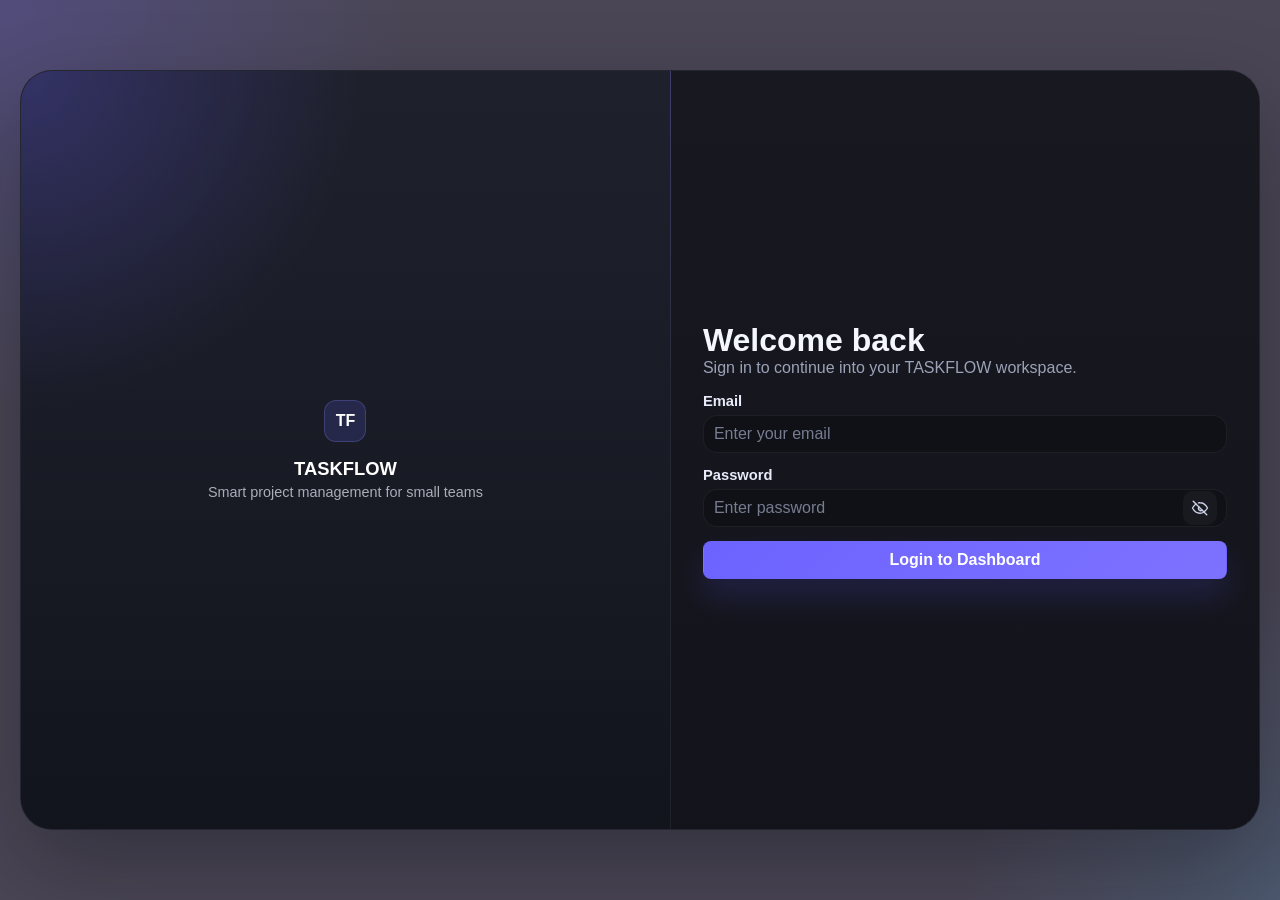
<file: index.html>
<!DOCTYPE html>
<html lang="en">
  <head>
    <meta charset="UTF-8" />
    <meta name="viewport" content="width=device-width, initial-scale=1.0" />
    <title>TASKFLOW</title>
  </head>
  <body>
    <script src="assets/js/core/utils.js?v=20260515f"></script>
    <script src="assets/js/core/events.js?v=20260515f"></script>
    <script src="assets/js/core/storage.js?v=20260515f"></script>
    <script>
      (function () {
        try {
          var response = TaskFlow.storage.requestSync("auth/session.php", "GET");
          if (response && response.success && response.user) {
            window.location.replace("dashboard.html");
            return;
          }
        } catch (error) {
          // Fall through to login page.
        }
        window.location.replace("login.html");
      })();
    </script>
  </body>
</html>
</file>
<file: assets/css/app.css>
:root {
  --bg: #f1f5f9;
  --surface: #ffffff;
  --surface-muted: #eef2ff;
  --border: #e2e8f0;
  --text: #1e293b;
  --muted: #64748b;
  --primary: #6366f1;
  --primary-dark: #4f46e5;
  --sidebar-bg: #0f172a;
  --sidebar-muted: rgba(226, 232, 240, 0.72);
  --teal: #14b8a6;
  --green: #10b981;
  --red: #ef4444;
  --warning: #f59e0b;
  --shadow: 0 10px 24px rgba(15, 23, 42, 0.03);
  --radius: 8px;
  --radius-lg: 18px;
  --sidebar-width: 272px;
  --topbar-height: 84px;
}

* {
  box-sizing: border-box;
}

html,
body {
  margin: 0;
  min-height: 100%;
  width: 100%;
  font-family: "Segoe UI", Arial, sans-serif;
  background: var(--bg);
  color: var(--text);
  overflow-x: hidden;
}

body {
  min-height: 100vh;
  overflow-x: hidden;
}

a {
  color: inherit;
  text-decoration: none;
}

button,
input,
select,
textarea {
  font: inherit;
}

img {
  max-width: 100%;
}

.hidden {
  display: none !important;
}

.text-danger {
  color: var(--red);
}

.text-success {
  color: var(--green);
}

.text-warning {
  color: var(--warning);
}

.app-layout {
  min-height: 100vh;
  width: 100%;
  max-width: 100%;
  overflow-x: hidden;
}

.sidebar {
  width: var(--sidebar-width);
  background: linear-gradient(180deg, #0f172a 0%, #111827 100%);
  color: #fff;
  padding: 28px 20px;
  display: flex;
  flex-direction: column;
  gap: 24px;
  position: fixed;
  top: 0;
  left: 0;
  bottom: 0;
  height: 100vh;
  overflow-y: auto;
  overflow-x: hidden;
  border-right: 1px solid rgba(148, 163, 184, 0.14);
}

.brand {
  display: flex;
  align-items: center;
  gap: 12px;
}

.brand-mark {
  width: 42px;
  height: 42px;
  display: grid;
  place-items: center;
  border-radius: 12px;
  background: rgba(99, 102, 241, 0.18);
  font-weight: 700;
  border: 1px solid rgba(129, 140, 248, 0.26);
}

.brand-copy h1 {
  margin: 0;
  font-size: 1.15rem;
}

.brand-copy p {
  margin: 4px 0 0;
  color: var(--sidebar-muted);
  font-size: 0.9rem;
}

.sidebar-section-title {
  margin: 0 0 10px;
  font-size: 0.76rem;
  letter-spacing: 0.08em;
  text-transform: uppercase;
  color: rgba(226, 232, 240, 0.58);
}

.nav-list {
  list-style: none;
  padding: 0;
  margin: 0;
  display: grid;
  gap: 8px;
}

.nav-link {
  display: flex;
  align-items: center;
  gap: 12px;
  padding: 12px 14px;
  border-radius: var(--radius);
  color: rgba(226, 232, 240, 0.86);
  transition: background 0.2s ease, color 0.2s ease;
}

.nav-link:hover,
.nav-link.active {
  background: rgba(99, 102, 241, 0.18);
  color: #fff;
}



.app-main {
  min-width: 0;
  width: calc(100% - var(--sidebar-width));
  max-width: calc(100% - var(--sidebar-width));
  margin-left: var(--sidebar-width);
  display: flex;
  flex-direction: column;
  overflow-x: hidden;
  padding-top: calc(var(--topbar-height) + 16px);
}

.topbar {
  min-height: var(--topbar-height);
  height: auto;
  background: rgba(241, 245, 249, 0.96);
  backdrop-filter: blur(10px);
  border-bottom: 1px solid var(--border);
  display: flex;
  align-items: center;
  justify-content: space-between;
  gap: 18px;
  padding: 18px 24px;
  position: fixed;
  top: 0;
  left: var(--sidebar-width);
  width: calc(100% - var(--sidebar-width));
  z-index: 60;
  min-width: 0;
  flex-wrap: wrap;
}

.page-heading {
  flex: 1 1 260px;
  min-width: 0;
}

.page-heading h2 {
  margin: 0;
  font-size: 1.4rem;
}

.page-heading p {
  margin: 6px 0 0;
  color: var(--muted);
  font-size: 0.95rem;
}

.topbar-actions {
  display: flex;
  align-items: center;
  gap: 14px;
  flex-wrap: wrap;
  justify-content: flex-end;
  flex: 1 1 520px;
  min-width: 0;
}

.search-box {
  flex: 1 1 260px;
  min-width: 220px;
  max-width: 420px;
}

.search-box input {
  width: 100%;
  background: #fff;
  border-color: var(--border);
}

.user-pill {
  display: flex;
  align-items: center;
  gap: 10px;
  background: var(--surface);
  border: 1px solid var(--border);
  border-radius: 14px;
  padding: 8px 12px;
  min-width: 0;
  max-width: 100%;
}

.user-pill > div:last-child {
  min-width: 0;
}

.user-pill strong,
.user-pill .meta-line {
  display: block;
  overflow: hidden;
  text-overflow: ellipsis;
  white-space: nowrap;
}

.avatar {
  width: 36px;
  height: 36px;
  border-radius: 50%;
  background: var(--primary);
  color: #fff;
  display: grid;
  place-items: center;
  font-weight: 700;
}

.avatar-group {
  display: flex;
  flex-wrap: wrap;
  gap: 6px;
}

.page-container {
  flex: 1 1 auto;
  width: 100%;
  max-width: 100%;
  min-width: 0;
  padding: 16px;
  overflow-x: hidden;
}

.page-actions,
.toolbar {
  display: flex;
  justify-content: space-between;
  align-items: center;
  gap: 12px;
  margin-bottom: 14px;
  flex-wrap: wrap;
}

.toolbar-group {
  display: flex;
  align-items: center;
  gap: 10px;
  flex-wrap: wrap;
  min-width: 0;
}

.grid {
  display: grid;
  gap: 14px;
}

.grid-2 {
  grid-template-columns: repeat(2, minmax(0, 1fr));
}

.grid-3 {
  grid-template-columns: repeat(auto-fit, minmax(280px, 1fr));
}

.grid-4 {
  grid-template-columns: repeat(4, minmax(0, 1fr));
}

.card {
  background: var(--surface);
  border: 1px solid var(--border);
  border-radius: var(--radius-lg);
  box-shadow: var(--shadow);
  padding: 16px;
}

.card-header {
  display: flex;
  justify-content: space-between;
  align-items: flex-start;
  gap: 10px;
  margin-bottom: 12px;
}

.card-header h3,
.card-header h4 {
  margin: 0;
}

.card-header p {
  margin: 4px 0 0;
  color: var(--muted);
}

.stat-card {
  position: relative;
  overflow: hidden;
}

.stat-card::after {
  display: none;
}

.stat-value {
  font-size: 1.7rem;
  font-weight: 700;
  margin: 10px 0 4px;
}

.stat-meta {
  color: var(--muted);
  font-size: 0.92rem;
}

.primary {
  color: var(--primary);
}

.teal {
  color: var(--teal);
}

.green {
  color: var(--green);
}

.red {
  color: var(--red);
}

.btn {
  border: 1px solid transparent;
  border-radius: var(--radius);
  padding: 9px 12px;
  cursor: pointer;
  transition: transform 0.16s ease, box-shadow 0.16s ease, background 0.16s ease;
  font-weight: 600;
}

.btn:hover {
  transform: translateY(-1px);
}

.btn-primary {
  background: var(--primary);
  color: #fff;
  box-shadow: 0 8px 18px rgba(99, 102, 241, 0.16);
}

.btn-primary:hover {
  background: var(--primary-dark);
}

.btn-secondary {
  background: #eef2ff;
  color: var(--primary);
  border-color: #e0e7ff;
}

.btn-danger {
  background: #fef2f2;
  color: #b91c1c;
  border-color: #fecaca;
}

.btn-ghost {
  background: #fff;
  color: var(--muted);
  border: 1px solid var(--border);
}

.btn-block {
  width: 100%;
}

.chip,
.badge {
  display: inline-flex;
  align-items: center;
  gap: 6px;
  border-radius: 999px;
  padding: 5px 8px;
  font-size: 0.76rem;
  font-weight: 600;
}

.badge.status-todo {
  background: #e2e8f0;
  color: #475569;
}

.badge.status-planning {
  background: #e2e8f0;
  color: #475569;
}

.badge.status-in-progress {
  background: #e0e7ff;
  color: #4338ca;
}

.badge.status-review {
  background: #ede9fe;
  color: #6d28d9;
}

.badge.status-done {
  background: #dcfce7;
  color: #15803d;
}

.badge.status-completed {
  background: #dcfce7;
  color: #15803d;
}

.badge.priority-low {
  background: #ecfeff;
  color: #0f766e;
}

.badge.priority-medium {
  background: #fef3c7;
  color: #92400e;
}

.badge.priority-high {
  background: #fee2e2;
  color: #b91c1c;
}

.form-grid {
  display: grid;
  grid-template-columns: repeat(2, minmax(0, 1fr));
  gap: 12px;
}

.form-group {
  display: grid;
  gap: 6px;
}

.form-group.full {
  grid-column: 1 / -1;
}

.progress-range-row {
  display: flex;
  align-items: center;
  gap: 12px;
}

.progress-range-row input[type="range"] {
  flex: 1;
  width: auto;
  min-width: 0;
  padding: 0;
  accent-color: var(--teal);
  cursor: pointer;
}

.progress-range-value {
  flex: 0 0 auto;
  min-width: 42px;
  font-size: 0.92rem;
  font-weight: 700;
  color: var(--teal);
  text-align: right;
}

label {
  font-size: 0.92rem;
  font-weight: 600;
}

input,
select,
textarea {
  width: 100%;
  border: 1px solid var(--border);
  border-radius: var(--radius);
  padding: 9px 10px;
  background: #fff;
  color: var(--text);
  min-width: 0;
}

.select-shell {
  position: relative;
  display: inline-block;
  width: 100%;
  min-width: 0;
}

.select-shell::after {
  content: "";
  position: absolute;
  top: 50%;
  right: 14px;
  width: 8px;
  height: 8px;
  border-right: 2px solid #64748b;
  border-bottom: 2px solid #64748b;
  transform: translateY(-65%) rotate(45deg);
  pointer-events: none;
  z-index: 1;
}

.select-shell select {
  appearance: none;
  -webkit-appearance: none;
  -moz-appearance: none;
  padding-right: 38px;
  cursor: pointer;
  background-image: none;
}

.select-shell select::-ms-expand {
  display: none;
}

.picker-shell {
  position: relative;
  display: inline-block;
  width: 100%;
  min-width: 0;
}

.picker-shell::after {
  content: "";
  position: absolute;
  top: 50%;
  right: 12px;
  width: 16px;
  height: 16px;
  transform: translateY(-50%);
  background-repeat: no-repeat;
  background-position: center;
  background-size: 16px 16px;
  pointer-events: none;
  opacity: 0.92;
  z-index: 2;
}

.picker-shell::before {
  content: "";
  position: absolute;
  top: 2px;
  right: 2px;
  bottom: 2px;
  width: 38px;
  border-radius: calc(var(--radius) - 2px);
  background: #fff;
  pointer-events: none;
  z-index: 1;
}

.picker-shell-calendar::after {
  background-image: url("data:image/svg+xml,%3Csvg xmlns='http://www.w3.org/2000/svg' viewBox='0 0 24 24' fill='none' stroke='%2364748b' stroke-width='1.9' stroke-linecap='round' stroke-linejoin='round'%3E%3Crect x='3' y='5' width='18' height='16' rx='2' ry='2'/%3E%3Cpath d='M16 3v4M8 3v4M3 10h18'/%3E%3C/svg%3E");
}

.picker-shell-time::after {
  background-image: url("data:image/svg+xml,%3Csvg xmlns='http://www.w3.org/2000/svg' viewBox='0 0 24 24' fill='none' stroke='%2364748b' stroke-width='1.9' stroke-linecap='round' stroke-linejoin='round'%3E%3Ccircle cx='12' cy='12' r='9'/%3E%3Cpath d='M12 7v5l3 2'/%3E%3C/svg%3E");
}

.picker-shell input[type="date"],
.picker-shell input[type="datetime-local"],
.picker-shell input[type="month"],
.picker-shell input[type="time"] {
  padding-right: 42px;
}

.picker-shell input[type="date"]::-webkit-calendar-picker-indicator,
.picker-shell input[type="datetime-local"]::-webkit-calendar-picker-indicator,
.picker-shell input[type="month"]::-webkit-calendar-picker-indicator,
.picker-shell input[type="time"]::-webkit-calendar-picker-indicator {
  opacity: 0;
  position: absolute;
  right: 0;
  top: 0;
  width: 42px;
  height: 100%;
  cursor: pointer;
}

.toolbar-group .select-shell,
.toolbar-group input[type="search"],
.toolbar-group .btn {
  min-height: 40px;
}

.toolbar-group .select-shell select,
.toolbar-group input[type="search"],
.toolbar-group .btn {
  min-height: 40px;
}

.toolbar-group .select-shell {
  flex: 0 0 180px;
  min-width: 180px;
  width: 180px;
}

.toolbar-group input[type="search"] {
  flex: 1 1 280px;
  min-width: 220px;
  width: auto;
}

@media (min-width: 861px) {
  .toolbar-group {
    flex-wrap: nowrap;
    flex: 1 1 auto;
  }
}

textarea {
  min-height: 88px;
  resize: vertical;
}

.hint {
  color: var(--muted);
  font-size: 0.78rem;
}

.summary-pill {
  display: inline-flex;
  align-items: center;
  gap: 8px;
  min-height: 40px;
  padding: 9px 14px;
  border-radius: 999px;
  border: 1px solid rgba(122, 114, 255, 0.34);
  background:
    linear-gradient(135deg, rgba(122, 114, 255, 0.34), rgba(89, 77, 244, 0.18)),
    rgba(255, 255, 255, 0.02);
  color: #f6f7ff;
  font-size: 0.8rem;
  font-weight: 600;
  box-shadow:
    0 0 0 1px rgba(122, 114, 255, 0.08),
    0 14px 30px rgba(108, 99, 255, 0.22),
    0 0 22px rgba(108, 99, 255, 0.18);
  white-space: nowrap;
}

.empty-state {
  padding: 16px;
  text-align: center;
  color: var(--muted);
  background: rgba(255, 255, 255, 0.7);
  border: 1px dashed var(--border);
  border-radius: var(--radius-lg);
}

.list {
  display: grid;
  gap: 8px;
}

.list-item {
  display: flex;
  align-items: center;
  justify-content: space-between;
  gap: 10px;
  padding: 10px 12px;
  border-radius: 12px;
  background: #fff;
  border: 1px solid var(--border);
  min-width: 0;
  flex-wrap: wrap;
}

.list-item strong,
.media-body strong {
  display: block;
}

.member-check-item {
  display: flex;
  align-items: center;
  justify-content: flex-start;
  gap: 12px;
  padding: 10px 12px;
  border-radius: 12px;
  background: #fff;
  border: 1px solid var(--border);
  min-width: 0;
  cursor: pointer;
  transition: border-color 0.2s ease, background 0.2s ease, transform 0.2s ease,
    box-shadow 0.2s ease;
}

.member-check-item:hover {
  border-color: rgba(99, 102, 241, 0.3);
  transform: translateY(-1px);
}

.member-check-copy {
  min-width: 0;
  display: grid;
  gap: 3px;
}

.member-check-copy .hint {
  display: block;
  overflow: hidden;
  text-overflow: ellipsis;
  white-space: nowrap;
}

.member-check-item input[type="checkbox"] {
  appearance: none;
  -webkit-appearance: none;
  width: 20px;
  height: 20px;
  margin: 0;
  flex: 0 0 20px;
  border-radius: 6px;
  border: 1px solid rgba(99, 102, 241, 0.32);
  background: linear-gradient(180deg, rgba(255, 255, 255, 0.98), rgba(241, 245, 249, 0.98));
  box-shadow: inset 0 1px 0 rgba(255, 255, 255, 0.7), 0 6px 14px rgba(15, 23, 42, 0.08);
  position: relative;
  cursor: pointer;
  transition: all 0.2s ease;
}

.member-check-item input[type="checkbox"]::after {
  content: "";
  position: absolute;
  left: 6px;
  top: 2px;
  width: 5px;
  height: 10px;
  border: solid #fff;
  border-width: 0 2px 2px 0;
  transform: rotate(45deg) scale(0);
  transition: transform 0.16s ease;
}

.member-check-item input[type="checkbox"]:checked {
  background: linear-gradient(135deg, var(--primary), #7d72ff);
  border-color: transparent;
  box-shadow: 0 10px 20px rgba(99, 102, 241, 0.26);
}

.member-check-item input[type="checkbox"]:checked::after {
  transform: rotate(45deg) scale(1);
}

.member-check-item input[type="checkbox"]:focus-visible {
  outline: 2px solid rgba(99, 102, 241, 0.28);
  outline-offset: 2px;
}

.media {
  display: flex;
  gap: 10px;
  align-items: flex-start;
}

.media-body p,
.meta-line {
  margin: 4px 0 0;
  color: var(--muted);
  font-size: 0.82rem;
}

.progress {
  width: 100%;
  height: 6px;
  border-radius: 999px;
  background: #e2e8f0;
  overflow: hidden;
}

.progress > span {
  display: block;
  height: 100%;
  border-radius: inherit;
  background: linear-gradient(90deg, var(--primary), #818cf8);
  transition: width 0.28s ease;
}

.project-card {
  display: grid;
  gap: 10px;
  min-width: 0;
  align-content: start;
}

.project-card-description {
  margin: 4px 0 0;
  color: var(--muted);
  line-height: 1.45;
  display: -webkit-box;
  -webkit-line-clamp: 2;
  -webkit-box-orient: vertical;
  overflow: hidden;
  min-height: 2.8em;
}

.projects-shell {
  display: grid;
  gap: 12px;
  min-width: 0;
}

.projects-list-scroll {
  overflow-y: auto;
  overflow-x: hidden;
  max-height: calc(100vh - 180px);
  padding-right: 4px;
}

.projects-grid {
  display: grid;
  grid-template-columns: repeat(auto-fit, minmax(300px, 1fr));
  gap: 14px;
  align-items: start;
}

.project-meta {
  display: flex;
  flex-wrap: wrap;
  gap: 8px;
  color: var(--muted);
  font-size: 0.82rem;
}

.project-actions,
.task-actions,
.modal-actions {
  display: flex;
  flex-wrap: wrap;
  gap: 8px;
}

.task-modal-actions {
  justify-content: center;
  margin-top: 18px;
}

.kanban {
  display: grid;
  grid-template-columns: repeat(auto-fit, minmax(260px, 1fr));
  gap: 12px;
  align-items: start;
}

.kanban-column {
  background: rgba(255, 255, 255, 0.7);
  border: 1px solid var(--border);
  border-radius: 18px;
  padding: 12px;
  min-height: 160px;
  align-content: start;
  max-height: calc(100vh - 220px);
  overflow: hidden;
  display: flex;
  flex-direction: column;
}

.kanban-column.drag-over {
  border-color: var(--primary);
  background: rgba(37, 99, 235, 0.06);
}

.kanban-header {
  display: flex;
  justify-content: space-between;
  align-items: center;
  margin-bottom: 10px;
}

.task-list {
  display: grid;
  gap: 8px;
  overflow-y: auto;
  overflow-x: hidden;
  padding-right: 2px;
}

.task-card {
  background: #fff;
  border-radius: 14px;
  padding: 12px;
  border: 1px solid var(--border);
  border-left: 5px solid var(--warning);
  box-shadow: var(--shadow);
  cursor: pointer;
  min-width: 0;
}

.task-card.priority-high {
  border-left-color: var(--red);
}

.task-card.priority-medium {
  border-left-color: var(--warning);
}

.task-card.priority-low {
  border-left-color: var(--teal);
}

.task-card h4 {
  margin: 0 0 6px;
  line-height: 1.25;
}

.task-meta {
  display: flex;
  flex-wrap: wrap;
  gap: 6px;
  margin-bottom: 8px;
  color: var(--muted);
  font-size: 0.78rem;
}

.task-footer {
  display: flex;
  align-items: center;
  justify-content: space-between;
  gap: 8px;
  margin-top: 8px;
}

.detail-grid {
  display: grid;
  grid-template-columns: 2fr 1fr;
  gap: 14px;
}

.page-fit-shell {
  display: grid;
  grid-template-columns: minmax(0, 1.35fr) minmax(300px, 0.82fr);
  gap: 14px;
  align-items: start;
}

.page-fit-main,
.page-fit-side {
  display: grid;
  gap: 14px;
  align-content: start;
}

.panel-scroll {
  max-height: calc(100vh - 300px);
  overflow-y: auto;
  overflow-x: hidden;
  padding-right: 4px;
}

.table-scroll {
  max-height: calc(100vh - 320px);
  overflow: auto;
  border-radius: 14px;
}

.table-scroll table {
  min-width: 100%;
}

.comment-thread {
  display: grid;
  gap: 8px;
}

.comment {
  border: 1px solid var(--border);
  border-radius: 12px;
  padding: 10px 12px;
}

.comment-replies {
  margin-top: 8px;
  padding-left: 10px;
  border-left: 2px solid var(--border);
  display: grid;
  gap: 8px;
}

.reply {
  background: var(--surface-muted);
  border-radius: 10px;
  padding: 8px 10px;
}

.timeline-shell {
  overflow: hidden;
  background: #fff;
  border: 1px solid var(--border);
  border-radius: var(--radius-lg);
  box-shadow: var(--shadow);
  max-height: calc(100vh - 240px);
}

.timeline-gantt-shell {
  padding: 12px;
}

.timeline-gantt {
  display: grid;
  gap: 10px;
  min-width: 0;
}

.timeline-gantt-head,
.timeline-gantt-row {
  display: grid;
  grid-template-columns: minmax(150px, 0.34fr) minmax(0, 1fr);
  gap: 10px;
  align-items: stretch;
}

.timeline-gantt-head-label,
.timeline-gantt-task {
  padding: 12px;
  border-radius: 16px;
  border: 1px solid var(--border);
  background: var(--surface-muted);
}

.timeline-gantt-head-label {
  display: grid;
  place-items: center;
  font-weight: 700;
  text-align: center;
}

.timeline-gantt-scale,
.timeline-gantt-track-grid {
  display: flex;
  width: 100%;
}

.timeline-gantt-scale {
  border-radius: 16px;
  overflow: hidden;
  border: 1px solid var(--border);
}

.timeline-gantt-scale-segment {
  display: grid;
  place-items: center;
  min-height: 52px;
  padding: 8px 4px;
  background: var(--surface-muted);
  border-right: 1px solid var(--border);
  font-weight: 700;
  font-size: 0.74rem;
}

.timeline-gantt-scale-segment:last-child {
  border-right: 0;
}

.timeline-gantt-body {
  display: grid;
  gap: 10px;
}

.timeline-gantt-task {
  display: grid;
  gap: 6px;
  align-content: center;
}

.timeline-gantt-task strong {
  display: block;
  line-height: 1.3;
}

.timeline-gantt-task-tags {
  display: flex;
  flex-wrap: wrap;
  gap: 8px;
  margin-top: 2px;
}

.timeline-gantt-task-badges {
  display: flex;
  flex-wrap: wrap;
  gap: 8px;
}

.timeline-gantt-track {
  position: relative;
  min-height: 64px;
  border-radius: 16px;
  border: 1px solid var(--border);
  background: var(--surface-muted);
  overflow: hidden;
}

.timeline-gantt-row.is-compact .timeline-gantt-track {
  min-height: 58px;
}

.timeline-gantt-track-grid {
  position: absolute;
  inset: 0;
  pointer-events: none;
}

.timeline-gantt-track-segment {
  height: 100%;
  border-right: 1px solid var(--border);
}

.timeline-gantt-track-segment:last-child {
  border-right: 0;
}

.timeline-gantt-today {
  position: absolute;
  top: 0;
  bottom: 0;
  width: 2px;
  background: var(--red);
  z-index: 2;
}

.timeline-gantt-bar {
  position: absolute;
  top: 50%;
  transform: translateY(-50%);
  min-width: 56px;
  max-width: none;
  height: 30px;
  border: 0;
  border-radius: 999px;
  padding: 0 10px;
  color: #fff;
  display: inline-flex;
  align-items: center;
  justify-content: center;
  font-size: 0.7rem;
  font-weight: 700;
  box-shadow: 0 14px 26px rgba(15, 23, 42, 0.14);
  z-index: 3;
}

.timeline-gantt-bar span {
  display: block;
  white-space: nowrap;
  overflow: hidden;
  text-overflow: ellipsis;
  line-height: 1;
}

.timeline-gantt-row.is-compact .timeline-gantt-bar {
  height: 26px;
  min-width: 44px;
  padding: 0 8px;
}

.timeline-gantt-bar.tone-done {
  background: linear-gradient(90deg, #16c0d8, #0ea5c6);
}

.timeline-gantt-bar.tone-progress {
  background: linear-gradient(90deg, #70a8e8, #4f82c8);
}

.timeline-gantt-bar.tone-review {
  background: linear-gradient(90deg, #89b6ff, #6c63ff);
}

.timeline-gantt-bar.tone-todo {
  background: linear-gradient(90deg, #7386a5, #53637e);
}

.timeline-gantt-bar:disabled {
  cursor: default;
  opacity: 1;
}

.timeline-overview {
  margin-bottom: 14px;
}

.timeline-roadmap {
  display: grid;
  gap: 14px;
}

.timeline-roadmap.is-compact {
  grid-template-columns: repeat(auto-fit, minmax(320px, 1fr));
}

.timeline-roadmap-item {
  display: grid;
  grid-template-columns: 30px minmax(0, 1fr);
  gap: 14px;
  align-items: stretch;
}

.timeline-roadmap-item.is-compact {
  grid-template-columns: 1fr;
}

.timeline-roadmap-rail {
  position: relative;
  display: flex;
  justify-content: center;
}

.timeline-roadmap.is-compact .timeline-roadmap-rail {
  display: none;
}

.timeline-roadmap-line {
  position: absolute;
  top: 0;
  bottom: -14px;
  width: 2px;
  border-radius: 999px;
  background: linear-gradient(180deg, rgba(108, 99, 255, 0.5), rgba(108, 99, 255, 0.08));
}

.timeline-roadmap-line.is-last {
  bottom: 50%;
  opacity: 0.4;
}

.timeline-roadmap-node {
  position: relative;
  width: 14px;
  height: 14px;
  margin-top: 22px;
  border-radius: 50%;
  background: var(--primary);
  box-shadow: 0 0 0 6px rgba(108, 99, 255, 0.12);
  z-index: 1;
}

.timeline-roadmap-node.tone-progress {
  background: var(--teal);
  box-shadow: 0 0 0 6px rgba(87, 200, 255, 0.12);
}

.timeline-roadmap-node.tone-review,
.timeline-roadmap-node.tone-soon {
  background: var(--warning);
  box-shadow: 0 0 0 6px rgba(255, 204, 102, 0.12);
}

.timeline-roadmap-node.tone-overdue {
  background: var(--red);
  box-shadow: 0 0 0 6px rgba(255, 109, 146, 0.12);
}

.timeline-roadmap-node.tone-done {
  background: var(--green);
  box-shadow: 0 0 0 6px rgba(67, 209, 142, 0.12);
}

.timeline-roadmap-node.tone-todo {
  background: #94a3b8;
  box-shadow: 0 0 0 6px rgba(148, 163, 184, 0.12);
}

.timeline-entry-card {
  display: grid;
  gap: 12px;
  padding: 16px;
  border-radius: 18px;
  border: 1px solid var(--border);
  background: var(--surface);
}

.timeline-entry-header {
  display: flex;
  align-items: flex-start;
  justify-content: space-between;
  gap: 12px;
  flex-wrap: wrap;
}

.timeline-entry-title {
  min-width: 0;
  display: grid;
  gap: 8px;
}

.timeline-entry-title h4 {
  margin: 0;
  font-size: 1rem;
}

.timeline-entry-badges,
.timeline-entry-window,
.timeline-compact-meta {
  display: flex;
  flex-wrap: wrap;
  gap: 8px;
}

.timeline-window-chip {
  display: inline-flex;
  align-items: center;
  min-height: 32px;
  padding: 6px 10px;
  border-radius: 999px;
  border: 1px solid var(--border);
  background: var(--surface-muted);
  color: var(--text);
  font-size: 0.78rem;
  font-weight: 600;
}

.timeline-health {
  display: inline-flex;
  align-items: center;
  min-height: 30px;
  padding: 5px 10px;
  border-radius: 999px;
  font-size: 0.76rem;
  font-weight: 700;
}

.timeline-health.tone-progress {
  background: rgba(87, 200, 255, 0.16);
  color: var(--teal);
}

.timeline-health.tone-review,
.timeline-health.tone-soon {
  background: rgba(255, 204, 102, 0.16);
  color: var(--warning);
}

.timeline-health.tone-overdue {
  background: rgba(255, 109, 146, 0.16);
  color: var(--red);
}

.timeline-health.tone-done {
  background: rgba(67, 209, 142, 0.16);
  color: var(--green);
}

.timeline-health.tone-todo {
  background: rgba(148, 163, 184, 0.18);
  color: #94a3b8;
}

.timeline-entry-progress,
.timeline-phase {
  display: grid;
  gap: 8px;
}

.timeline-phase-track {
  display: grid;
  grid-template-columns: repeat(4, minmax(0, 1fr));
  gap: 8px;
}

.timeline-phase-step {
  display: grid;
  justify-items: center;
  gap: 6px;
  padding: 10px 8px;
  border-radius: 14px;
  border: 1px solid var(--border);
  background: var(--surface-muted);
  color: var(--muted);
  font-size: 0.72rem;
  font-weight: 600;
  text-align: center;
}

.timeline-phase-dot {
  width: 12px;
  height: 12px;
  border-radius: 50%;
  background: rgba(148, 163, 184, 0.28);
  border: 1px solid rgba(148, 163, 184, 0.36);
}

.timeline-phase-step.is-active,
.timeline-phase-step.is-complete {
  color: var(--text);
}

.timeline-phase-step.is-active .timeline-phase-dot,
.timeline-phase-step.is-complete .timeline-phase-dot {
  background: linear-gradient(135deg, var(--primary), var(--teal));
  border-color: transparent;
  box-shadow: 0 0 0 4px rgba(108, 99, 255, 0.12);
}

.timeline-entry-footer {
  display: grid;
  grid-template-columns: minmax(0, 220px) minmax(0, 1fr);
  gap: 12px;
  align-items: start;
}

.timeline-entry-footer.is-compact {
  grid-template-columns: 1fr;
}

.timeline-entry-assignees {
  display: grid;
  gap: 8px;
}

.timeline-entry-note {
  padding: 12px 14px;
  border-radius: 14px;
  border: 1px solid var(--border);
  background: var(--surface-muted);
  color: var(--muted);
  line-height: 1.5;
  display: -webkit-box;
  -webkit-line-clamp: 2;
  -webkit-box-orient: vertical;
  overflow: hidden;
}

.calendar-summary {
  margin-bottom: 14px;
}

.calendar-shell {
  display: grid;
  gap: 10px;
  width: 100%;
  min-width: 0;
}

.calendar-weekdays,
.calendar-grid {
  display: grid;
  grid-template-columns: repeat(7, minmax(0, 1fr));
  gap: 8px;
  width: 100%;
  min-width: 0;
  align-items: start;
}

.calendar-grid {
  grid-auto-rows: minmax(148px, 1fr);
}

.calendar-weekday {
  padding: 0 4px;
  color: var(--muted);
  font-size: 0.8rem;
  font-weight: 600;
  text-align: center;
}

.calendar-day {
  min-height: 148px;
  border-radius: 16px;
  border: 1px solid var(--border);
  background: var(--surface);
  padding: 10px;
  display: grid;
  align-content: start;
  gap: 10px;
}

.calendar-day.is-outside {
  opacity: 0.55;
}

.calendar-day.is-today {
  border-color: rgba(99, 102, 241, 0.42);
  box-shadow: 0 0 0 1px rgba(99, 102, 241, 0.1);
}

.calendar-day-head {
  display: flex;
  align-items: center;
  justify-content: space-between;
}

.calendar-day-count {
  display: inline-flex;
  align-items: center;
  justify-content: center;
  min-width: 24px;
  height: 24px;
  padding: 0 8px;
  border-radius: 999px;
  background: var(--surface-muted);
  color: var(--muted);
  font-size: 0.72rem;
  font-weight: 700;
}

.calendar-day-number {
  display: inline-flex;
  align-items: center;
  justify-content: center;
  min-width: 30px;
  min-height: 30px;
  border-radius: 999px;
  font-size: 0.85rem;
  font-weight: 700;
}

.calendar-day.is-today .calendar-day-number {
  background: rgba(99, 102, 241, 0.14);
  color: var(--primary);
}

.calendar-task-list,
.activity-feed,
.notification-list,
.settings-stack {
  display: grid;
  gap: 10px;
}

.calendar-task {
  width: 100%;
  justify-content: flex-start;
  overflow: hidden;
  padding: 8px 10px;
  border-radius: 12px;
}

.calendar-task span {
  display: block;
  overflow: hidden;
  text-overflow: ellipsis;
  white-space: nowrap;
}

.calendar-task-title {
  font-weight: 700;
}

.calendar-task-meta {
  margin-top: 2px;
  font-size: 0.7rem;
  opacity: 0.82;
}

.calendar-empty-slot {
  min-height: 22px;
}

.calendar-more {
  color: var(--muted);
  font-size: 0.78rem;
  font-weight: 600;
}

.activity-item,
.notification-item {
  display: grid;
  gap: 10px;
  padding: 14px;
  border-radius: 16px;
  border: 1px solid var(--border);
  background: var(--surface);
}

.activity-item-top,
.activity-item-label,
.activity-item-meta {
  display: flex;
  align-items: center;
  justify-content: space-between;
  gap: 10px;
  flex-wrap: wrap;
}

.activity-item-meta {
  color: var(--muted);
  font-size: 0.8rem;
}

.activity-tone {
  width: 10px;
  height: 10px;
  border-radius: 50%;
  flex: 0 0 10px;
}

.activity-tone.primary {
  background: var(--primary);
}

.activity-tone.progress {
  background: var(--teal);
}

.activity-tone.review {
  background: var(--warning);
}

.activity-tone.done {
  background: var(--green);
}

.activity-tone.todo {
  background: #94a3b8;
}

.activity-item-actions,
.notification-actions,
.settings-actions {
  display: flex;
  flex-wrap: wrap;
  gap: 8px;
}

.notification-item.warning {
  border-color: rgba(245, 158, 11, 0.28);
}

.notification-item.error {
  border-color: rgba(239, 68, 68, 0.28);
}

.notification-item.info {
  border-color: rgba(99, 102, 241, 0.28);
}

.settings-grid {
  display: grid;
  grid-template-columns: minmax(0, 1.3fr) minmax(280px, 0.85fr);
  gap: 14px;
  align-items: start;
}

.settings-note {
  padding: 12px 14px;
  border-radius: 14px;
  border: 1px dashed var(--border);
  color: var(--muted);
  font-size: 0.84rem;
}

.settings-single-column {
  max-width: 900px;
}

.theme-option-grid {
  display: grid;
  grid-template-columns: repeat(2, minmax(0, 1fr));
  gap: 12px;
}

.theme-option {
  display: grid;
  grid-template-columns: 72px 1fr;
  gap: 14px;
  align-items: center;
  padding: 14px;
  border-radius: 18px;
  border: 1px solid var(--border);
  background: var(--surface);
  cursor: pointer;
  transition: border-color 0.2s ease, transform 0.2s ease, box-shadow 0.2s ease;
}

.theme-option:hover {
  transform: translateY(-1px);
}

.theme-option.is-active {
  border-color: rgba(99, 102, 241, 0.36);
  box-shadow: 0 0 0 1px rgba(99, 102, 241, 0.12);
}

.theme-option input {
  position: absolute;
  opacity: 0;
  pointer-events: none;
}

.theme-option-preview {
  width: 72px;
  height: 54px;
  border-radius: 14px;
  border: 1px solid var(--border);
  display: block;
}

.theme-option-preview-dark {
  background:
    linear-gradient(180deg, rgba(31, 33, 44, 0.96), rgba(23, 24, 31, 0.96));
}

.theme-option-preview-light {
  background:
    linear-gradient(180deg, rgba(255, 255, 255, 0.98), rgba(241, 245, 249, 0.98));
}

.theme-option-copy {
  display: grid;
  gap: 4px;
}

.theme-option-copy strong {
  display: block;
}

.theme-option-copy span {
  color: var(--muted);
  font-size: 0.84rem;
}

@media (max-width: 1100px) {
  .settings-grid {
    grid-template-columns: 1fr;
  }

  .calendar-shell {
    overflow-x: auto;
  }

  .calendar-weekdays,
  .calendar-grid {
    min-width: 840px;
  }

  .theme-option-grid {
    grid-template-columns: 1fr;
  }

  .timeline-entry-footer {
    grid-template-columns: 1fr;
  }
}

.topbar-primary-action {
  white-space: nowrap;
}

.timeline {
  min-width: 960px;
}

.timeline-header,
.timeline-row {
  display: grid;
  grid-template-columns: 250px repeat(14, minmax(70px, 1fr));
}

.timeline-header {
  position: sticky;
  top: 0;
  z-index: 2;
  background: #fff;
}

.timeline-header > div,
.timeline-row > div {
  padding: 8px 10px;
  border-right: 1px solid #edf2f7;
  border-bottom: 1px solid #edf2f7;
}

.timeline-row-title {
  position: sticky;
  left: 0;
  background: #fff;
  z-index: 1;
}

.timeline-track {
  grid-column: 2 / -1;
  position: relative;
  padding: 0 !important;
  min-height: 42px;
}

.timeline-bar {
  position: absolute;
  top: 6px;
  height: 28px;
  border-radius: 999px;
  background: linear-gradient(90deg, var(--teal), #0f766e);
  color: #fff;
  display: flex;
  align-items: center;
  padding: 0 10px;
  font-size: 0.76rem;
  cursor: pointer;
}

.timeline-today {
  position: absolute;
  top: 0;
  bottom: 0;
  width: 2px;
  background: var(--red);
  z-index: 3;
}

.report-stack {
  display: grid;
  gap: 10px;
}

.report-bar {
  display: grid;
  gap: 6px;
}

.report-bar-track {
  height: 10px;
  border-radius: 999px;
  background: #e2e8f0;
  overflow: hidden;
}

.report-bar-fill {
  height: 100%;
  border-radius: inherit;
  background: linear-gradient(90deg, var(--primary), var(--teal));
}

.split {
  display: flex;
  align-items: center;
  justify-content: space-between;
  gap: 8px;
}

.members-table,
.table {
  width: 100%;
  border-collapse: collapse;
}

.members-table th,
.members-table td,
.table th,
.table td {
  padding: 10px 8px;
  text-align: left;
  border-bottom: 1px solid #edf2f7;
}

.modal-overlay {
  position: fixed;
  inset: 0;
  background: rgba(15, 23, 42, 0.48);
  display: none;
  align-items: center;
  justify-content: center;
  padding: 22px;
  z-index: 100;
}

.modal-overlay.open {
  display: flex;
}

.modal {
  width: min(880px, 100%);
  max-height: 92vh;
  overflow: auto;
  background: #fff;
  border-radius: 20px;
  padding: 18px;
  box-shadow: 0 30px 80px rgba(15, 23, 42, 0.22);
}

.modal-small {
  width: min(540px, 100%);
}

.toast-container {
  position: fixed;
  top: 20px;
  left: 0;
  right: 0;
  display: grid;
  gap: 12px;
  z-index: 120;
  justify-items: center;
  width: 100%;
  padding: 0 16px;
  pointer-events: none;
}

.toast {
  min-width: 250px;
  width: fit-content;
  margin: 0 auto;
  max-width: 100%;
  padding: 14px 16px;
  border-radius: 12px;
  background: #0f172a;
  color: #fff;
  box-shadow: var(--shadow);
}

.toast.success {
  background: var(--green);
}

.toast.error {
  background: var(--red);
}

body.is-page-loading,
body.is-saving-data {
  cursor: progress;
}

.page-loader {
  position: fixed;
  inset: 0;
  z-index: 140;
  display: grid;
  place-items: center;
  background: rgba(11, 14, 24, 0.42);
  backdrop-filter: blur(3px);
  opacity: 0;
  pointer-events: none;
  transition: opacity 0.18s ease;
}

.page-loader.open {
  opacity: 1;
  pointer-events: all;
}

.page-loader-spinner {
  width: 58px;
  height: 58px;
  border-radius: 50%;
  border: 4px solid rgba(255, 255, 255, 0.12);
  border-top-color: #7a72ff;
  border-right-color: #4dd3a2;
  box-shadow: 0 18px 40px rgba(8, 10, 18, 0.28);
  animation: page-loader-spin 0.8s linear infinite;
}

@keyframes page-loader-spin {
  from {
    transform: rotate(0deg);
  }
  to {
    transform: rotate(360deg);
  }
}

.filters-inline {
  display: flex;
  flex-wrap: wrap;
  gap: 8px;
}

.hero-panel {
  display: grid;
  grid-template-columns: 1.3fr 1fr;
  gap: 14px;
}

.metric-ring {
  width: 120px;
  height: 120px;
  border-radius: 50%;
  display: grid;
  place-items: center;
  background:
    radial-gradient(#fff 56%, transparent 57%),
    conic-gradient(var(--ring-color, var(--primary)) calc(var(--value, 0) * 1%), #e2e8f0 0);
  font-weight: 700;
  font-size: 1.2rem;
}

.metric-ring-project {
  --ring-color: var(--teal);
}

.metric-ring-content {
  display: grid;
  justify-items: center;
  gap: 2px;
  text-align: center;
}

.metric-ring-content strong {
  font-size: 1.3rem;
  line-height: 1;
}

.metric-ring-content span {
  font-size: 0.7rem;
  color: var(--muted);
  text-transform: uppercase;
  letter-spacing: 0.06em;
}

.dashboard-completion-layout {
  display: block;
}

.dashboard-completion-rings {
  display: grid;
  grid-template-columns: repeat(2, minmax(0, 1fr));
  gap: 14px;
  align-items: start;
}

.dashboard-metric-panel {
  display: grid;
  justify-items: center;
  gap: 12px;
  min-width: 0;
}

.dashboard-metric-block {
  display: grid;
  justify-items: center;
  gap: 8px;
}

.dashboard-metric-caption {
  font-size: 0.74rem;
  color: var(--muted);
  font-weight: 600;
  text-align: center;
}

.dashboard-completion-stats {
  display: grid;
  gap: 8px;
  min-width: 0;
}

.dashboard-completion-stats-inline {
  width: 100%;
  display: flex;
  flex-wrap: wrap;
  justify-content: center;
  gap: 6px;
}

.completion-stat {
  display: flex;
  align-items: center;
  gap: 10px;
}

.completion-stat-pill {
  padding: 6px 8px;
  border-radius: 12px;
  background: rgba(15, 23, 42, 0.42);
  border: 1px solid rgba(148, 163, 184, 0.12);
  min-width: 0;
  flex: 0 1 auto;
}

.completion-stat-pill > div {
  min-width: 0;
  display: flex;
  align-items: center;
  gap: 6px;
}

.completion-stat strong {
  display: block;
  line-height: 1.1;
}

.completion-stat span {
  font-size: 0.76rem;
  color: var(--muted);
}

.completion-stat-pill .completion-dot {
  margin-top: 2px;
}

.completion-stat-pill strong {
  display: inline;
  font-size: 0.95rem;
}

.completion-stat-pill span {
  white-space: nowrap;
  font-size: 0.72rem;
  line-height: 1;
}

.dashboard-insight-stack {
  display: grid;
  gap: 8px;
}

.dashboard-insight-row {
  display: grid;
  gap: 6px;
}

.dashboard-insight-label {
  display: inline-flex;
  align-items: center;
  gap: 8px;
}

.dashboard-insight-track {
  width: 100%;
  height: 8px;
  border-radius: 999px;
  background: rgba(148, 163, 184, 0.18);
  overflow: hidden;
}

.dashboard-insight-fill {
  display: block;
  height: 100%;
  border-radius: inherit;
}

.dashboard-insight-fill.done {
  background: linear-gradient(90deg, #10b981, #4ade80);
}

.dashboard-insight-fill.progress {
  background: linear-gradient(90deg, #6366f1, #8b5cf6);
}

.dashboard-insight-fill.review {
  background: linear-gradient(90deg, #f59e0b, #fbbf24);
}

.dashboard-insight-fill.todo {
  background: linear-gradient(90deg, #64748b, #94a3b8);
}

.dashboard-mini-chart {
  display: grid;
  grid-template-columns: repeat(auto-fit, minmax(58px, 1fr));
  align-items: end;
  gap: 10px;
  min-height: 158px;
  margin-top: 10px;
}

.dashboard-mini-chart-item {
  display: grid;
  justify-items: center;
  align-items: end;
  gap: 8px;
}

.dashboard-mini-chart-value {
  font-size: 0.78rem;
  color: var(--muted);
}

.dashboard-mini-chart-bar {
  width: 100%;
  max-width: 34px;
  border-radius: 12px 12px 6px 6px;
  min-height: 36px;
  background: linear-gradient(180deg, var(--primary), var(--teal));
}

.dashboard-mini-chart-bar.done {
  background: linear-gradient(180deg, #10b981, #34d399);
}

.dashboard-mini-chart-bar.progress {
  background: linear-gradient(180deg, #6366f1, #8b5cf6);
}

.dashboard-mini-chart-bar.review {
  background: linear-gradient(180deg, #f59e0b, #fbbf24);
}

.dashboard-mini-chart-bar.todo {
  background: linear-gradient(180deg, #64748b, #94a3b8);
}

.dashboard-mini-chart-label {
  text-align: center;
  font-size: 0.72rem;
  line-height: 1.25;
  color: var(--muted);
}

.dashboard-team-load {
  display: grid;
  gap: 10px;
}

.dashboard-team-load-row {
  display: grid;
  gap: 6px;
  padding: 8px 10px;
  border-radius: 12px;
  background: rgba(255, 255, 255, 0.02);
  border: 1px solid rgba(255, 255, 255, 0.04);
}

.completion-dot {
  width: 10px;
  height: 10px;
  border-radius: 50%;
  flex: 0 0 10px;
}

.completion-dot.done {
  background: var(--green);
}

.completion-dot.progress {
  background: var(--primary);
}

.completion-dot.review {
  background: var(--warning);
}

.completion-dot.todo {
  background: #94a3b8;
}

.dashboard-completion-caption {
  margin: 10px 0 8px;
}

.dashboard-completion-summary {
  display: grid;
  grid-template-columns: repeat(2, minmax(0, 1fr));
  gap: 10px;
  margin-top: 12px;
}

.dashboard-completion-summary-item {
  display: grid;
  gap: 4px;
  padding: 10px 12px;
  border-radius: 14px;
  border: 1px solid var(--border);
  background: var(--surface-muted);
}

.dashboard-completion-summary-item strong {
  display: block;
  line-height: 1.1;
}

.dashboard-completion-summary-item span {
  color: var(--muted);
  font-size: 0.76rem;
}

.inline-form {
  display: flex;
  flex-wrap: wrap;
  gap: 12px;
}

.inline-form > * {
  flex: 1 1 150px;
}

.task-summary-grid {
  display: grid;
  grid-template-columns: repeat(3, minmax(0, 1fr));
  gap: 10px;
}

.subtask-item {
  display: flex;
  align-items: center;
  gap: 10px;
  padding: 8px 0;
  border-bottom: 1px solid #edf2f7;
}

.subtask-item:last-child {
  border-bottom: 0;
}

body.dashboard-page {
  --bg: #f4f7fa;
  --primary: #4f46e5;
  --primary-dark: #4338ca;
  --sidebar-width: 238px;
  background: var(--bg);
}

.dashboard-page .app-layout,
.dashboard-page .app-main,
.dashboard-page .page-container,
.dashboard-page .hero-panel,
.dashboard-page .dashboard-stats-row,
.dashboard-page .dashboard-panels-row,
.dashboard-page .dashboard-bottom-row {
  max-width: 100%;
  min-width: 0;
  overflow-x: hidden;
}

.dashboard-page .sidebar {
  background: #1e293b;
  padding: 16px 14px;
  gap: 14px;
}

.dashboard-page .brand-mark {
  width: 36px;
  height: 36px;
  border-radius: 10px;
  background: rgba(79, 70, 229, 0.18);
  border-color: rgba(129, 140, 248, 0.3);
}

.dashboard-page .brand-copy h1 {
  font-size: 1rem;
}

.dashboard-page .brand-copy p,
.dashboard-page .sidebar-section-title,
.dashboard-page .sidebar-footer p {
  font-size: 0.78rem;
}

.dashboard-page .nav-list {
  gap: 5px;
}

.dashboard-page .nav-link {
  padding: 9px 10px;
}

.dashboard-page .nav-link:hover {
  background: rgba(79, 70, 229, 0.12);
}

.dashboard-page .nav-link.active {
  background: #2d3560;
  color: #ffffff;
}

.dashboard-page .sidebar-footer {
  padding: 12px;
  border-radius: 12px;
}

.dashboard-page .topbar {
  min-height: 60px;
  height: auto;
  padding: 10px 12px;
  gap: 10px;
}

.dashboard-page .page-heading h2 {
  font-size: 1.15rem;
}

.dashboard-page .page-heading p {
  margin-top: 3px;
  font-size: 0.82rem;
}

.dashboard-page .topbar-actions {
  gap: 8px;
  flex: 1 1 420px;
}

.dashboard-page .search-box {
  min-width: 160px;
  max-width: 280px;
}

.dashboard-page .search-box input,
.dashboard-page input,
.dashboard-page select,
.dashboard-page textarea {
  padding: 9px 10px;
}

.dashboard-page .user-pill {
  padding: 6px 10px;
  border-radius: 12px;
}

.dashboard-page .avatar {
  width: 32px;
  height: 32px;
  font-size: 0.8rem;
}

.dashboard-page .btn {
  padding: 9px 12px;
}

.dashboard-page .page-container {
  padding: 10px 12px;
}

.dashboard-page .dashboard-shell {
  display: grid;
  gap: 10px;
  align-items: start;
}

.dashboard-page .dashboard-main-column,
.dashboard-page .dashboard-side-column {
  display: grid;
  gap: 10px;
  align-content: start;
}

.dashboard-page .card {
  padding: 10px 12px;
  border-radius: 12px;
  box-shadow: none;
  border-color: #e2e8f0;
}

.dashboard-page .card-header {
  margin-bottom: 10px;
  gap: 8px;
}

.dashboard-page .card-header p,
.dashboard-page .meta-line,
.dashboard-page .stat-meta,
.dashboard-page .hint {
  font-size: 0.78rem;
}

.dashboard-page .hero-panel {
  grid-template-columns: minmax(0, 1.18fr) minmax(300px, 0.82fr);
  gap: 12px;
}

.dashboard-page .dashboard-mini-stats {
  gap: 10px;
}

.dashboard-page .dashboard-mini-stats-expanded {
  display: grid;
  grid-template-columns: repeat(3, minmax(0, 1fr));
  gap: 10px;
}

.dashboard-page .dashboard-hero > .card,
.dashboard-page .dashboard-hero .metric-ring {
  min-height: auto;
}

.dashboard-page .dashboard-hero .metric-ring {
  width: 88px;
  height: 88px;
  font-size: 1rem;
}

.dashboard-page .dashboard-stats-row,
.dashboard-page .dashboard-panels-row,
.dashboard-page .dashboard-bottom-row {
  margin-top: 10px;
  gap: 10px;
  align-items: start;
}

.dashboard-page .dashboard-stats-row {
  grid-template-columns: repeat(4, minmax(0, 1fr));
}

.dashboard-page .dashboard-panels-row,
.dashboard-page .dashboard-bottom-row {
  grid-template-columns: minmax(0, 1.25fr) minmax(280px, 0.75fr);
}

.dashboard-page .dashboard-snapshot-card,
.dashboard-page .dashboard-completion-card,
.dashboard-page .dashboard-list-card,
.dashboard-page .dashboard-projects-card,
.dashboard-page .dashboard-activity-card,
.dashboard-page .dashboard-alerts-card {
  min-height: 0;
}

.dashboard-page .stat-card {
  min-height: 94px;
}

.dashboard-page .stat-card::after {
  display: none;
}

.dashboard-page .stat-value {
  font-size: 1.45rem;
  margin: 10px 0 4px;
  line-height: 1.1;
}

.dashboard-page .progress {
  height: 5px;
}

.dashboard-page .empty-state {
  padding: 12px 14px;
  border-radius: 10px;
  text-align: left;
  background: #ffffff;
}

.dashboard-page .list {
  gap: 8px;
}

.dashboard-page .list-item {
  padding: 7px 8px;
  gap: 7px;
  border-radius: 10px;
  flex-wrap: nowrap;
  align-items: center;
}

.dashboard-page .list-item > div:first-child {
  min-width: 0;
  flex: 1 1 auto;
}

.dashboard-page .list-item strong {
  font-size: 0.9rem;
  line-height: 1.25;
}

.dashboard-page .badge,
.dashboard-page .chip {
  padding: 5px 8px;
  font-size: 0.72rem;
  white-space: nowrap;
}

.dashboard-page .project-card {
  gap: 10px;
}

.dashboard-page .project-card.card {
  padding: 10px 12px;
}

.dashboard-page .project-meta {
  gap: 8px;
  font-size: 0.78rem;
}

.dashboard-page .project-actions {
  gap: 8px;
}

.dashboard-page .project-actions .btn {
  padding: 8px 10px;
}

.dashboard-page .dashboard-panels-row,
.dashboard-page .dashboard-bottom-row {
  align-items: start;
}

.dashboard-page .dashboard-panels-row > .card,
.dashboard-page .dashboard-bottom-row > .card {
  height: auto;
  align-self: start;
}

@media (max-width: 1180px) {
  .grid-4 {
    grid-template-columns: repeat(2, minmax(0, 1fr));
  }

  .grid-3,
  .hero-panel,
  .detail-grid,
  .page-fit-shell {
    grid-template-columns: 1fr;
  }

  .timeline-header,
  .timeline-row {
    grid-template-columns: 220px repeat(14, minmax(70px, 1fr));
  }
}

@media (max-width: 1180px) {
  .dashboard-page .dashboard-stats-row {
    grid-template-columns: repeat(2, minmax(0, 1fr));
  }

  .dashboard-page .dashboard-shell,
  .dashboard-page .hero-panel,
  .dashboard-page .dashboard-panels-row,
  .dashboard-page .dashboard-bottom-row {
    grid-template-columns: 1fr;
  }

  .dashboard-page .dashboard-mini-stats-expanded {
    grid-template-columns: repeat(2, minmax(0, 1fr));
  }
}

@media (max-width: 900px) {
  .dashboard-page .dashboard-mini-stats-expanded {
    grid-template-columns: 1fr;
  }

  .dashboard-completion-rings {
    grid-template-columns: 1fr;
  }
}

@media (max-width: 900px) {
  :root {
    --sidebar-width: 220px;
  }

  .app-layout {
    width: 100%;
  }

  .sidebar {
    width: var(--sidebar-width);
    height: 100vh;
    position: fixed;
    left: 0;
    bottom: 0;
    overflow-y: auto;
    overflow-x: hidden;
  }

  .app-main {
    width: calc(100% - var(--sidebar-width));
    max-width: calc(100% - var(--sidebar-width));
    margin-left: var(--sidebar-width);
  }

  .page-container,
  .topbar {
    padding-left: 18px;
    padding-right: 18px;
  }

  .form-grid,
  .grid-2,
  .grid-4,
  .task-summary-grid {
    grid-template-columns: 1fr;
  }

  .search-box {
    min-width: 0;
    width: 100%;
  }

  .topbar {
    height: auto;
    align-items: flex-start;
    flex-direction: column;
  }

  .topbar-actions {
    width: 100%;
    justify-content: flex-start;
    flex-wrap: wrap;
  }

  .projects-list-scroll {
    max-height: none;
    overflow: visible;
    padding-right: 0;
  }

  .panel-scroll,
  .table-scroll,
  .timeline-shell,
  .kanban-column,
  .task-list {
    max-height: none;
    overflow: visible;
    padding-right: 0;
  }

  .dashboard-page .sidebar {
    width: var(--sidebar-width);
    position: fixed;
    height: 100vh;
    left: 0;
    bottom: 0;
    overflow-y: auto;
    overflow-x: hidden;
  }

  .dashboard-page .app-main {
    width: calc(100% - var(--sidebar-width));
    max-width: calc(100% - var(--sidebar-width));
    margin-left: var(--sidebar-width);
  }

  .dashboard-page .list-item {
    flex-wrap: wrap;
  }
}

@media (max-width: 640px) {
  :root {
    --sidebar-width: 188px;
  }

  .app-main {
    width: calc(100% - var(--sidebar-width));
    max-width: calc(100% - var(--sidebar-width));
    margin-left: var(--sidebar-width);
  }

  .dashboard-page .app-main {
    width: calc(100% - var(--sidebar-width));
    max-width: calc(100% - var(--sidebar-width));
    margin-left: var(--sidebar-width);
  }

  .dashboard-page .dashboard-stats-row {
    grid-template-columns: 1fr;
  }
}

@media (max-width: 640px) {
  .page-container {
    padding: 16px;
  }

  .card,
  .modal {
    padding: 18px;
  }

  .kanban-column {
    min-height: auto;
  }

  .timeline-phase-track {
    grid-template-columns: repeat(2, minmax(0, 1fr));
  }

  .timeline-roadmap-item {
    grid-template-columns: 22px minmax(0, 1fr);
    gap: 10px;
  }
}

body.app-portfolio {
  --bg: #171a27;
  --surface: #17181f;
  --surface-muted: #212330;
  --surface-soft: #262837;
  --border: rgba(255, 255, 255, 0.08);
  --text: #f5f7ff;
  --muted: #9ca3b8;
  --primary: #6c63ff;
  --primary-dark: #5c52ef;
  --green: #43d18e;
  --teal: #57c8ff;
  --red: #ff6d92;
  --warning: #ffcc66;
  --shadow: 0 28px 60px rgba(10, 10, 18, 0.28);
  --sidebar-width: 248px;
  --shell-gap: 12px;
  font-size: 14px;
  background:
    radial-gradient(circle at top left, rgba(122, 114, 255, 0.18), transparent 30%),
    radial-gradient(circle at 88% 14%, rgba(87, 200, 255, 0.1), transparent 20%),
    radial-gradient(circle at bottom right, rgba(122, 114, 255, 0.08), transparent 24%),
    linear-gradient(180deg, #1a1d2c 0%, #151824 56%, #121521 100%);
  color: var(--text);
}

body.app-light {
  --bg: #eef3f8;
  --surface: #ffffff;
  --surface-muted: #eef2ff;
  --border: #dbe4f1;
  --text: #1e293b;
  --muted: #64748b;
  background:
    radial-gradient(circle at top left, rgba(99, 102, 241, 0.08), transparent 28%),
    radial-gradient(circle at bottom right, rgba(87, 200, 255, 0.06), transparent 24%),
    #eef3f8;
  color: var(--text);
}

body.app-light .sidebar {
  background: linear-gradient(180deg, rgba(255, 255, 255, 0.98), rgba(246, 248, 252, 0.98));
  color: var(--text);
  border-right: 1px solid var(--border);
  box-shadow: 0 18px 40px rgba(15, 23, 42, 0.05);
}

body.app-light .brand-copy p,
body.app-light .sidebar-section-title,
body.app-light .sidebar-profile-copy p,
body.app-light .sidebar-create-card p {
  color: var(--muted);
}

body.app-light .sidebar-profile,
body.app-light .sidebar-create-card {
  background: rgba(255, 255, 255, 0.92);
  border: 1px solid var(--border);
  box-shadow: 0 12px 26px rgba(15, 23, 42, 0.04);
}

body.app-light .nav-link {
  color: #334155;
}

body.app-light .nav-link:hover,
body.app-light .nav-link.active {
  background: rgba(99, 102, 241, 0.12);
  color: var(--primary-dark);
}

body.app-light .nav-bullet {
  width: 10px;
  height: 10px;
  border-radius: 50%;
  border: 1px solid rgba(99, 102, 241, 0.35);
  background: transparent;
  flex: 0 0 10px;
}

body.app-light .nav-link.active .nav-bullet {
  background: var(--primary);
}

body.app-light .nav-trail {
  width: 6px;
  height: 6px;
  border-radius: 50%;
  background: rgba(99, 102, 241, 0.2);
  opacity: 0;
}

body.app-light .nav-link.active .nav-trail {
  opacity: 1;
}

body.app-portfolio .app-layout {
  min-height: calc(100vh - (var(--shell-gap) * 2));
  padding: var(--shell-gap);
}

body.app-portfolio .sidebar {
  top: var(--shell-gap);
  left: var(--shell-gap);
  bottom: var(--shell-gap);
  width: var(--sidebar-width);
  padding: 14px 12px;
  gap: 12px;
  overflow-y: hidden;
  background:
    linear-gradient(180deg, rgba(31, 33, 44, 0.98) 0%, rgba(20, 22, 31, 0.98) 100%);
  border: 1px solid rgba(255, 255, 255, 0.06);
  border-radius: 22px;
  box-shadow: var(--shadow);
}

body.app-portfolio .sidebar-head {
  display: grid;
  gap: 12px;
}

body.app-portfolio .brand {
  gap: 12px;
}

body.app-portfolio .brand-mark {
  width: 44px;
  height: 44px;
  border-radius: 14px;
  background: linear-gradient(135deg, rgba(108, 99, 255, 0.32), rgba(108, 99, 255, 0.12));
  border: 1px solid rgba(121, 111, 255, 0.4);
  box-shadow: inset 0 1px 0 rgba(255, 255, 255, 0.08);
}

body.app-portfolio .brand-copy h1 {
  font-size: 0.98rem;
  letter-spacing: 0.02em;
}

body.app-portfolio .brand-copy p {
  color: #a6acc2;
  font-size: 0.64rem;
}

body.app-portfolio .sidebar-profile {
  display: flex;
  align-items: center;
  gap: 10px;
  padding: 10px;
  background: rgba(255, 255, 255, 0.03);
  border: 1px solid rgba(255, 255, 255, 0.05);
  border-radius: 14px;
}

body.app-portfolio .sidebar-profile .avatar {
  width: 36px;
  height: 36px;
  flex: 0 0 36px;
}

body.app-portfolio .sidebar-profile-copy {
  min-width: 0;
}

body.app-portfolio .sidebar-profile-copy strong {
  display: block;
  font-size: 0.84rem;
}

body.app-portfolio .sidebar-profile-copy p {
  margin: 4px 0 0;
  color: var(--muted);
  font-size: 0.66rem;
}

body.app-portfolio .sidebar-section-title {
  margin: 0 0 8px;
  color: rgba(255, 255, 255, 0.45);
  font-size: 0.72rem;
}

body.app-portfolio .sidebar-workspace {
  display: grid;
  gap: 8px;
  flex: 1 1 auto;
  min-height: 0;
  align-content: start;
}

body.app-portfolio .sidebar-orbital-wrap {
  display: grid;
  place-items: center;
  width: 100%;
  min-height: 156px;
  margin-top: auto;
  padding-top: 8px;
  overflow: visible;
}

body.app-portfolio .sidebar-orbital {
  position: relative;
  width: 156px;
  height: 156px;
  border-radius: 50%;
  filter: drop-shadow(0 0 18px rgba(77, 211, 162, 0.16));
}

body.app-portfolio .sidebar-orbital::before,
body.app-portfolio .sidebar-orbital::after {
  content: "";
  position: absolute;
  inset: 50%;
  transform: translate(-50%, -50%);
  border-radius: 50%;
}

body.app-portfolio .sidebar-orbital::before {
  width: 87.5%;
  height: 87.5%;
  background:
    radial-gradient(circle, rgba(122, 114, 255, 0.16) 0%, rgba(77, 211, 162, 0.04) 42%, transparent 72%);
  box-shadow:
    0 0 0 1px rgba(122, 114, 255, 0.12),
    0 0 24px rgba(77, 211, 162, 0.14);
}

body.app-portfolio .sidebar-orbital::after {
  width: 52%;
  height: 52%;
  background:
    radial-gradient(circle, rgba(77, 211, 162, 0.18), rgba(122, 114, 255, 0.06) 58%, transparent 74%);
}

body.app-portfolio .sidebar-orbital-ring,
body.app-portfolio .sidebar-orbital-arc,
body.app-portfolio .sidebar-orbital-cross,
body.app-portfolio .sidebar-orbital-pulse,
body.app-portfolio .sidebar-orbital-core {
  position: absolute;
  inset: 50%;
  transform: translate(-50%, -50%);
  border-radius: 50%;
}

body.app-portfolio .sidebar-orbital-ring {
  border: 1px solid rgba(133, 221, 255, 0.18);
}

body.app-portfolio .sidebar-orbital-ring.ring-outer {
  width: 100%;
  height: 100%;
  border-color: rgba(100, 220, 255, 0.4);
  box-shadow:
    0 0 0 2px rgba(100, 220, 255, 0.05),
    0 0 14px rgba(100, 220, 255, 0.24);
}

body.app-portfolio .sidebar-orbital-ring.ring-mid {
  width: 75%;
  height: 75%;
  border-style: dashed;
  border-color: rgba(122, 114, 255, 0.34);
  animation: sidebar-orbit-spin 12s linear infinite;
}

body.app-portfolio .sidebar-orbital-ring.ring-inner {
  width: 49%;
  height: 49%;
  border-color: rgba(77, 211, 162, 0.42);
  box-shadow: inset 0 0 18px rgba(77, 211, 162, 0.12);
  animation: sidebar-orbit-spin-reverse 7s linear infinite;
}

body.app-portfolio .sidebar-orbital-arc {
  border-radius: 50%;
  border-style: solid;
  border-color: transparent;
}

body.app-portfolio .sidebar-orbital-arc.arc-a {
  width: 100%;
  height: 100%;
  border-width: 5px;
  border-top-color: rgba(112, 227, 255, 0.95);
  border-right-color: rgba(112, 227, 255, 0.55);
  animation: sidebar-orbit-spin 4.4s linear infinite;
}

body.app-portfolio .sidebar-orbital-arc.arc-b {
  width: 75%;
  height: 75%;
  border-width: 4px;
  border-left-color: rgba(122, 114, 255, 0.8);
  border-bottom-color: rgba(122, 114, 255, 0.38);
  animation: sidebar-orbit-spin-reverse 5.2s linear infinite;
}

body.app-portfolio .sidebar-orbital-arc.arc-c {
  width: 60%;
  height: 60%;
  border-width: 3px;
  border-top-color: rgba(77, 211, 162, 0.82);
  border-left-color: rgba(77, 211, 162, 0.32);
  animation: sidebar-orbit-spin 3.2s linear infinite;
}

body.app-portfolio .sidebar-orbital-cross {
  background: rgba(115, 197, 255, 0.18);
  box-shadow: 0 0 10px rgba(115, 197, 255, 0.12);
}

body.app-portfolio .sidebar-orbital-cross.cross-h {
  width: 67%;
  height: 1px;
}

body.app-portfolio .sidebar-orbital-cross.cross-v {
  width: 1px;
  height: 67%;
}

body.app-portfolio .sidebar-orbital-pulse {
  inset: auto;
  width: 8px;
  height: 8px;
  background: #8ef3ff;
  box-shadow:
    0 0 0 5px rgba(142, 243, 255, 0.12),
    0 0 16px rgba(142, 243, 255, 0.32);
}

body.app-portfolio .sidebar-orbital-pulse.pulse-a {
  top: 15%;
  left: 69%;
  animation: sidebar-orbit-pulse 1.8s ease-in-out infinite;
}

body.app-portfolio .sidebar-orbital-pulse.pulse-b {
  top: 76%;
  left: 18%;
  background: #7a72ff;
  box-shadow:
    0 0 0 5px rgba(122, 114, 255, 0.12),
    0 0 16px rgba(122, 114, 255, 0.32);
  animation: sidebar-orbit-pulse 1.8s ease-in-out infinite 0.5s;
}

body.app-portfolio .sidebar-orbital-core {
  width: 27%;
  height: 27%;
  background:
    radial-gradient(circle, rgba(111, 234, 255, 0.95) 0%, rgba(77, 211, 162, 0.6) 28%, rgba(122, 114, 255, 0.32) 58%, transparent 78%);
  box-shadow:
    0 0 0 10px rgba(77, 211, 162, 0.06),
    0 0 32px rgba(111, 234, 255, 0.34);
  animation: sidebar-core-pulse 2.4s ease-in-out infinite;
}

@keyframes sidebar-orbit-spin {
  from {
    transform: translate(-50%, -50%) rotate(0deg);
  }
  to {
    transform: translate(-50%, -50%) rotate(360deg);
  }
}

@keyframes sidebar-orbit-spin-reverse {
  from {
    transform: translate(-50%, -50%) rotate(360deg);
  }
  to {
    transform: translate(-50%, -50%) rotate(0deg);
  }
}

@keyframes sidebar-orbit-pulse {
  0%,
  100% {
    transform: translate(-50%, -50%) scale(0.94);
    opacity: 0.72;
  }
  50% {
    transform: translate(-50%, -50%) scale(1.14);
    opacity: 1;
  }
}

@keyframes sidebar-core-pulse {
  0%,
  100% {
    transform: translate(-50%, -50%) scale(0.96);
  }
  50% {
    transform: translate(-50%, -50%) scale(1.06);
  }
}

body.app-portfolio .nav-list {
  gap: 6px;
}

body.app-portfolio .nav-link {
  gap: 10px;
  padding: 10px 12px;
  color: #d5d9e8;
  border-radius: 12px;
  background: transparent;
}

body.app-portfolio .nav-bullet {
  width: 10px;
  height: 10px;
  border-radius: 50%;
  border: 1px solid rgba(131, 139, 170, 0.55);
  background: transparent;
  flex: 0 0 10px;
}

body.app-portfolio .nav-label {
  flex: 1 1 auto;
}

body.app-portfolio .nav-trail {
  width: 6px;
  height: 6px;
  border-radius: 50%;
  background: transparent;
  opacity: 0;
}

body.app-portfolio .nav-link:hover {
  background: rgba(255, 255, 255, 0.04);
}

body.app-portfolio .nav-link:hover .nav-bullet {
  border-color: rgba(108, 99, 255, 0.8);
}

body.app-portfolio .nav-link.active {
  background: linear-gradient(135deg, rgba(108, 99, 255, 0.32), rgba(73, 67, 164, 0.42));
  color: #ffffff;
  box-shadow: inset 0 1px 0 rgba(255, 255, 255, 0.05);
}

body.app-portfolio .nav-link.active .nav-bullet {
  background: rgba(140, 136, 255, 0.9);
  border-color: rgba(140, 136, 255, 0.9);
}

body.app-portfolio .nav-link.active .nav-trail {
  opacity: 1;
  background: rgba(255, 149, 149, 0.9);
}

body.app-portfolio .sidebar-footer {
  background: rgba(255, 255, 255, 0.04);
  border: 1px solid rgba(255, 255, 255, 0.06);
  border-radius: 14px;
  padding: 10px 12px;
}

body.app-portfolio .sidebar-footer p {
  color: #d6daea;
  font-size: 0.74rem;
}

body.app-portfolio .sidebar-create-card {
  display: flex;
  align-items: center;
  gap: 10px;
  margin-top: 2px;
  padding: 12px 12px;
  border-radius: 16px;
  border: 1px dashed rgba(255, 255, 255, 0.14);
  background: rgba(255, 255, 255, 0.02);
  color: #eef1ff;
}

body.app-portfolio .sidebar-create-card strong {
  display: block;
  font-size: 0.82rem;
}

body.app-portfolio .sidebar-create-card p {
  margin: 4px 0 0;
  color: var(--muted);
  font-size: 0.66rem;
}

body.app-portfolio .sidebar-create-icon {
  width: 32px;
  height: 32px;
  border-radius: 50%;
  display: grid;
  place-items: center;
  font-size: 0.95rem;
  background: linear-gradient(135deg, var(--primary), #7a72ff);
  color: #fff;
  flex: 0 0 32px;
}

body.app-portfolio .app-main {
  width: calc(100% - var(--sidebar-width) - (var(--shell-gap) * 2));
  max-width: calc(100% - var(--sidebar-width) - (var(--shell-gap) * 2));
  margin-left: calc(var(--sidebar-width) + (var(--shell-gap) * 2));
  padding: calc(var(--topbar-height) + (var(--shell-gap) * 2) + 4px) 0 0;
  gap: 12px;
}

body.app-portfolio .topbar {
  position: fixed;
  left: calc(var(--sidebar-width) + (var(--shell-gap) * 2));
  right: var(--shell-gap);
  width: auto;
  top: var(--shell-gap);
  background: rgba(22, 23, 31, 0.92);
  border: 1px solid rgba(255, 255, 255, 0.06);
  border-radius: 18px;
  padding: 10px 12px;
  box-shadow: 0 18px 40px rgba(8, 8, 15, 0.18);
}

body.app-portfolio .page-heading h2 {
  color: #f7f8fd;
  font-size: 1.1rem;
  font-weight: 700;
}

body.app-portfolio .page-heading p {
  color: #8f96ab;
  font-size: 0.72rem;
}

body.app-portfolio .search-box input {
  background: #111218;
  border: 1px solid rgba(255, 255, 255, 0.05);
  color: #ebefff;
  border-radius: 999px;
  padding: 9px 12px;
}

body.app-portfolio .search-box input::placeholder {
  color: #7b8195;
}

body.app-portfolio .icon-btn {
  width: 36px;
  height: 36px;
  border-radius: 12px;
  border: 1px solid rgba(255, 255, 255, 0.05);
  background: #111218;
  color: #d7dcf0;
  display: grid;
  place-items: center;
  font-size: 0.82rem;
  cursor: pointer;
}

body.app-portfolio .icon-btn:hover {
  background: #171922;
}

body.app-portfolio .btn {
  border-radius: 12px;
  padding: 8px 11px;
}

body.app-portfolio .btn-primary {
  background: linear-gradient(135deg, #6c63ff, #7d72ff);
  border-color: transparent;
  box-shadow: 0 18px 28px rgba(90, 83, 240, 0.18);
}

body.app-portfolio .btn-secondary {
  background: rgba(108, 99, 255, 0.12);
  border-color: rgba(108, 99, 255, 0.18);
  color: #d8dcff;
}

body.app-portfolio .btn-ghost {
  background: rgba(255, 255, 255, 0.03);
  border-color: rgba(255, 255, 255, 0.06);
  color: #e8ebf9;
}

body.app-portfolio .btn-danger {
  background: rgba(255, 109, 146, 0.12);
  border-color: rgba(255, 109, 146, 0.2);
  color: #ff99b3;
}

body.app-portfolio .user-pill,
body.app-portfolio .card,
body.app-portfolio .kanban-column,
body.app-portfolio .task-card,
body.app-portfolio .timeline-shell,
body.app-portfolio .modal,
body.app-portfolio .list-item,
body.app-portfolio .comment,
body.app-portfolio .reply,
body.app-portfolio .empty-state {
  background: linear-gradient(180deg, rgba(31, 33, 44, 0.96), rgba(23, 24, 31, 0.96));
  border-color: rgba(255, 255, 255, 0.06);
  color: var(--text);
}

body.app-portfolio .page-container {
  padding: 0 0 12px;
}

body.app-portfolio .card {
  box-shadow: 0 16px 30px rgba(9, 10, 18, 0.12);
  padding: 12px;
}

body.app-portfolio .card-header p,
body.app-portfolio .hint,
body.app-portfolio .meta-line,
body.app-portfolio .stat-meta,
body.app-portfolio .project-meta,
body.app-portfolio .media-body p {
  color: #8f96ab;
}

body.app-portfolio .avatar {
  background: linear-gradient(135deg, #6c63ff, #594df4);
  box-shadow: 0 8px 16px rgba(108, 99, 255, 0.28);
}

body.app-portfolio .badge {
  border: 1px solid transparent;
}

body.app-portfolio .badge.status-todo {
  background: rgba(255, 255, 255, 0.06);
  color: #c7cbdd;
}

body.app-portfolio .badge.status-planning {
  background: rgba(255, 255, 255, 0.06);
  color: #c7cbdd;
}

body.app-portfolio .badge.status-in-progress {
  background: rgba(108, 99, 255, 0.14);
  color: #d9d6ff;
}

body.app-portfolio .badge.status-review {
  background: rgba(255, 204, 102, 0.16);
  color: #ffdd91;
}

body.app-portfolio .badge.status-done {
  background: rgba(67, 209, 142, 0.14);
  color: #8ef0b9;
}

body.app-portfolio .badge.status-completed {
  background: rgba(67, 209, 142, 0.14);
  color: #8ef0b9;
}

body.app-portfolio .badge.priority-low {
  background: rgba(87, 200, 255, 0.16);
  color: #9ce4ff;
}

body.app-portfolio .badge.priority-medium {
  background: rgba(255, 204, 102, 0.16);
  color: #ffd782;
}

body.app-portfolio .badge.priority-high {
  background: rgba(255, 109, 146, 0.16);
  color: #ff9bb5;
}

body.app-portfolio input,
body.app-portfolio select,
body.app-portfolio textarea {
  background: #111218;
  border-color: rgba(255, 255, 255, 0.06);
  color: #eef1ff;
  color-scheme: dark;
}

body.app-portfolio input[type="checkbox"],
body.app-portfolio input[type="radio"] {
  accent-color: #7d72ff;
}

body.app-portfolio input[type="range"] {
  accent-color: #43d18e;
  background: transparent;
}

body.app-portfolio .progress-range-value {
  color: #8ef0b9;
}

body.app-portfolio .member-check-item {
  background: linear-gradient(180deg, rgba(31, 33, 44, 0.96), rgba(23, 24, 31, 0.96));
  border-color: rgba(255, 255, 255, 0.06);
}

body.app-portfolio .member-check-item:hover {
  border-color: rgba(125, 114, 255, 0.32);
  background: linear-gradient(180deg, rgba(35, 37, 50, 0.98), rgba(25, 26, 34, 0.98));
}

body.app-portfolio .member-check-item input[type="checkbox"] {
  border-color: rgba(207, 213, 234, 0.2);
  background: linear-gradient(180deg, rgba(17, 18, 24, 0.96), rgba(25, 26, 34, 0.96));
  box-shadow: inset 0 1px 0 rgba(255, 255, 255, 0.04), 0 8px 18px rgba(8, 8, 15, 0.18);
}

body.app-portfolio input[type="date"]::-webkit-calendar-picker-indicator,
body.app-portfolio input[type="datetime-local"]::-webkit-calendar-picker-indicator,
body.app-portfolio input[type="month"]::-webkit-calendar-picker-indicator,
body.app-portfolio input[type="time"]::-webkit-calendar-picker-indicator,
body.app-portfolio input[type="search"]::-webkit-search-cancel-button {
  filter: invert(1) brightness(1.08);
  opacity: 0.92;
  cursor: pointer;
}

body.app-portfolio .select-shell::after {
  border-color: #cfd5ea;
}

body.app-portfolio .picker-shell-calendar::after {
  background-image: url("data:image/svg+xml,%3Csvg xmlns='http://www.w3.org/2000/svg' viewBox='0 0 24 24' fill='none' stroke='%23cfd5ea' stroke-width='1.9' stroke-linecap='round' stroke-linejoin='round'%3E%3Crect x='3' y='5' width='18' height='16' rx='2' ry='2'/%3E%3Cpath d='M16 3v4M8 3v4M3 10h18'/%3E%3C/svg%3E");
}

body.app-portfolio .picker-shell-time::after {
  background-image: url("data:image/svg+xml,%3Csvg xmlns='http://www.w3.org/2000/svg' viewBox='0 0 24 24' fill='none' stroke='%23cfd5ea' stroke-width='1.9' stroke-linecap='round' stroke-linejoin='round'%3E%3Ccircle cx='12' cy='12' r='9'/%3E%3Cpath d='M12 7v5l3 2'/%3E%3C/svg%3E");
}

body.app-portfolio .picker-shell::before {
  background: #111218;
}

body.app-portfolio select option {
  background: #17181f;
  color: #eef1ff;
}

body.app-portfolio .projects-shell,
body.app-portfolio .hero-panel,
body.app-portfolio .dashboard-stats-row,
body.app-portfolio .dashboard-panels-row,
body.app-portfolio .dashboard-bottom-row {
  gap: 12px;
}

body.app-portfolio .project-card {
  background: linear-gradient(180deg, rgba(30, 32, 42, 0.98), rgba(21, 22, 29, 0.98));
}

body.app-portfolio .progress,
body.app-portfolio .report-bar-track {
  background: rgba(255, 255, 255, 0.08);
}

body.app-portfolio .progress > span,
body.app-portfolio .report-bar-fill {
  background: linear-gradient(90deg, #7a72ff, #4dd3a2);
}

body.app-portfolio .metric-ring {
  background:
    radial-gradient(#17181f 56%, transparent 57%),
    conic-gradient(var(--ring-color, #7a72ff) calc(var(--value, 0) * 1%), rgba(255, 255, 255, 0.12) 0);
}

body.app-portfolio .metric-ring-content strong {
  color: #f7f8fd;
}

body.app-portfolio .metric-ring-content span,
body.app-portfolio .completion-stat span,
body.app-portfolio .dashboard-completion-caption,
body.app-portfolio .dashboard-mini-chart-label,
body.app-portfolio .dashboard-mini-chart-value {
  color: #8f96ab;
}

body.app-portfolio .completion-stat strong {
  color: #f7f8fd;
}

body.app-portfolio .completion-stat-pill {
  background: rgba(255, 255, 255, 0.04);
  border-color: rgba(255, 255, 255, 0.06);
}

body.app-portfolio .dashboard-completion-summary-item {
  background: rgba(255, 255, 255, 0.03);
  border-color: rgba(255, 255, 255, 0.06);
}

body.app-portfolio .dashboard-insight-track {
  background: rgba(255, 255, 255, 0.08);
}

body.app-portfolio .dashboard-team-load-row {
  background: rgba(255, 255, 255, 0.03);
  border-color: rgba(255, 255, 255, 0.05);
}

body.app-portfolio .kanban-column {
  min-height: 220px;
  background: rgba(18, 19, 26, 0.76);
}

body.app-portfolio .kanban-header {
  color: #f7f8fd;
}

body.app-portfolio .task-card {
  position: relative;
  background: linear-gradient(180deg, rgba(41, 43, 56, 0.96), rgba(33, 35, 46, 0.96));
  border-left: none;
  overflow: hidden;
}

body.app-portfolio .task-card::before {
  content: "";
  position: absolute;
  left: 0;
  top: 0;
  bottom: 0;
  width: 4px;
  background: linear-gradient(180deg, #ffcb66, #ff9f1a);
}

body.app-portfolio .task-card.priority-high::before {
  background: linear-gradient(180deg, #ff8aa6, #ff567f);
}

body.app-portfolio .task-card.priority-medium::before {
  background: linear-gradient(180deg, #ffd36f, #ffaf3d);
}

body.app-portfolio .task-card.priority-low::before {
  background: linear-gradient(180deg, #76e1ff, #4dd3a2);
}

body.app-portfolio .task-card h4,
body.app-portfolio .card-header h3,
body.app-portfolio .card-header h4,
body.app-portfolio .list-item strong,
body.app-portfolio .timeline-row-title strong {
  color: #f7f8fd;
}

body.app-portfolio .timeline-shell {
  background: #17181f;
  overflow-x: auto;
}

body.app-portfolio .timeline-gantt-head-label,
body.app-portfolio .timeline-gantt-task,
body.app-portfolio .timeline-gantt-scale-segment,
body.app-portfolio .timeline-gantt-track {
  background: rgba(255, 255, 255, 0.03);
  border-color: rgba(255, 255, 255, 0.06);
}

body.app-portfolio .timeline-gantt-track-segment,
body.app-portfolio .timeline-gantt-scale-segment {
  border-color: rgba(255, 255, 255, 0.06);
}

body.app-portfolio .timeline-gantt-head-label,
body.app-portfolio .timeline-gantt-task strong,
body.app-portfolio .timeline-gantt-scale-segment span {
  color: #f7f8fd;
}

body.app-portfolio .timeline-gantt-task-badges .badge {
  border-color: rgba(255, 255, 255, 0.08);
}

body.app-portfolio .timeline-gantt-bar {
  box-shadow: 0 14px 30px rgba(8, 10, 18, 0.3);
}

body.app-portfolio .timeline-header,
body.app-portfolio .timeline-row-title {
  background: #17181f;
}

body.app-portfolio .timeline-header > div,
body.app-portfolio .timeline-row > div {
  border-color: rgba(255, 255, 255, 0.05);
}

body.app-portfolio .timeline-bar {
  background: linear-gradient(90deg, #6f66ff, #55d0a7);
}

body.app-portfolio .members-table th,
body.app-portfolio .members-table td,
body.app-portfolio .table th,
body.app-portfolio .table td {
  border-color: rgba(255, 255, 255, 0.06);
  color: #d9dcec;
}

body.app-portfolio .members-table th,
body.app-portfolio .table th {
  color: #8f96ab;
  font-weight: 600;
}

body.app-portfolio .modal {
  background: #17181f;
  border: 1px solid rgba(255, 255, 255, 0.06);
}

body.app-portfolio .empty-state {
  background: rgba(17, 18, 24, 0.88);
  border-style: dashed;
  color: #7b8195;
}

body.app-portfolio .comment-replies {
  border-left-color: rgba(255, 255, 255, 0.08);
}

body.app-portfolio.page-board .page-container,
body.app-portfolio.page-dashboard .page-container,
body.app-portfolio.page-projects .page-container,
body.app-portfolio.page-reports .page-container,
body.app-portfolio.page-timeline .page-container,
body.app-portfolio.page-team .page-container {
  padding-bottom: 22px;
}

@media (max-width: 1100px) {
  body.app-portfolio {
    --sidebar-width: 250px;
  }

  body.app-portfolio .app-main {
    width: calc(100% - var(--sidebar-width) - (var(--shell-gap) * 2));
    max-width: calc(100% - var(--sidebar-width) - (var(--shell-gap) * 2));
    margin-left: calc(var(--sidebar-width) + (var(--shell-gap) * 2));
  }

  body.app-portfolio .grid-4 {
    grid-template-columns: repeat(2, minmax(0, 1fr));
  }
}

@media (max-width: 860px) {
  body.app-portfolio {
    --sidebar-width: 220px;
    --shell-gap: 12px;
  }

  body.app-portfolio .app-main {
    width: calc(100% - var(--sidebar-width) - (var(--shell-gap) * 2));
    max-width: calc(100% - var(--sidebar-width) - (var(--shell-gap) * 2));
    margin-left: calc(var(--sidebar-width) + (var(--shell-gap) * 2));
  }

  body.app-portfolio .topbar {
    padding: 12px 14px;
  }

  body.app-portfolio .grid-2,
  body.app-portfolio .grid-4,
  body.app-portfolio .detail-grid,
  body.app-portfolio .hero-panel,
  body.app-portfolio .dashboard-panels-row,
  body.app-portfolio .dashboard-bottom-row {
    grid-template-columns: 1fr;
  }
}

@media (max-height: 900px) and (min-width: 861px) {
  body.app-portfolio {
    --sidebar-width: 228px;
    --shell-gap: 8px;
    font-size: 13px;
  }

  body.app-portfolio .app-layout {
    min-height: calc(100vh - (var(--shell-gap) * 2));
    padding: var(--shell-gap);
  }

  body.app-portfolio .sidebar {
    padding: 10px;
    gap: 8px;
    border-radius: 18px;
  }

  body.app-portfolio .sidebar-head {
    gap: 8px;
  }

  body.app-portfolio .brand {
    gap: 10px;
  }

  body.app-portfolio .brand-mark {
    width: 38px;
    height: 38px;
    border-radius: 12px;
  }

  body.app-portfolio .brand-copy h1 {
    font-size: 0.9rem;
  }

  body.app-portfolio .brand-copy p {
    font-size: 0.58rem;
  }

  body.app-portfolio .sidebar-profile {
    padding: 8px;
    gap: 8px;
    border-radius: 12px;
  }

  body.app-portfolio .sidebar-profile .avatar {
    width: 32px;
    height: 32px;
    flex-basis: 32px;
  }

  body.app-portfolio .sidebar-profile-copy strong {
    font-size: 0.76rem;
  }

  body.app-portfolio .sidebar-profile-copy p,
  body.app-portfolio .sidebar-footer p,
  body.app-portfolio .sidebar-create-card p {
    font-size: 0.62rem;
  }

  body.app-portfolio .sidebar-section-title {
    margin-bottom: 6px;
    font-size: 0.64rem;
  }

  body.app-portfolio .sidebar-orbital-wrap {
    min-height: 118px;
  }

  body.app-portfolio .sidebar-orbital {
    width: 118px;
    height: 118px;
  }

  body.app-portfolio .nav-list {
    gap: 4px;
  }

  body.app-portfolio .nav-link {
    padding: 8px 10px;
    border-radius: 10px;
  }

  body.app-portfolio .sidebar-footer {
    padding: 8px 10px;
    border-radius: 12px;
  }

  body.app-portfolio .sidebar-create-card {
    padding: 9px 10px;
    gap: 8px;
    border-radius: 12px;
  }

  body.app-portfolio .sidebar-create-card strong {
    font-size: 0.74rem;
  }

  body.app-portfolio .sidebar-create-icon {
    width: 28px;
    height: 28px;
    flex-basis: 28px;
    font-size: 0.84rem;
  }

  body.app-portfolio .topbar {
    padding: 8px 10px;
    border-radius: 14px;
    min-height: 54px;
  }

  body.app-portfolio .page-heading h2 {
    font-size: 1rem;
  }

  body.app-portfolio .page-heading p {
    font-size: 0.66rem;
  }

  body.app-portfolio .topbar-actions {
    gap: 8px;
  }

  body.app-portfolio .search-box {
    max-width: 300px;
    min-width: 170px;
  }

  body.app-portfolio .search-box input {
    padding: 8px 10px;
  }

  body.app-portfolio .icon-btn {
    width: 32px;
    height: 32px;
    border-radius: 10px;
    font-size: 0.72rem;
  }

  body.app-portfolio .btn {
    padding: 7px 10px;
    border-radius: 10px;
  }

  body.app-portfolio .user-pill {
    padding: 6px 8px;
    border-radius: 10px;
  }

  body.app-portfolio .user-pill .avatar,
  body.app-portfolio .avatar {
    width: 30px;
    height: 30px;
    font-size: 0.72rem;
  }

  body.app-portfolio .page-container {
    padding-bottom: 8px;
  }

  body.app-portfolio .card {
    padding: 10px;
    border-radius: 10px;
  }

  body.app-portfolio .card-header {
    margin-bottom: 8px;
  }

  body.app-portfolio .card-header h3,
  body.app-portfolio .card-header h4 {
    font-size: 0.95rem;
  }

  body.app-portfolio .card-header p,
  body.app-portfolio .meta-line,
  body.app-portfolio .hint,
  body.app-portfolio .stat-meta,
  body.app-portfolio .project-meta,
  body.app-portfolio .media-body p {
    font-size: 0.68rem;
  }

  body.app-portfolio .stat-value {
    font-size: 1.35rem;
  }

  body.app-portfolio .dashboard-shell {
    gap: 8px;
  }

  body.app-portfolio .dashboard-main-column,
  body.app-portfolio .dashboard-side-column,
  body.app-portfolio .dashboard-stats-row,
  body.app-portfolio .projects-shell {
    gap: 8px;
  }

  body.app-portfolio .dashboard-page .page-container,
  body.app-portfolio .dashboard-page .topbar {
    padding-left: 10px;
    padding-right: 10px;
  }

  body.app-portfolio .dashboard-page .dashboard-stats-row {
    grid-template-columns: repeat(4, minmax(0, 1fr));
  }

  body.app-portfolio .dashboard-page .dashboard-mini-stats {
    gap: 8px;
  }

  body.app-portfolio .dashboard-page .stat-card {
    min-height: 82px;
  }

  body.app-portfolio .dashboard-page .list-item {
    padding: 6px 8px;
  }

  body.app-portfolio .dashboard-page .metric-ring {
    width: 82px;
    height: 82px;
  }

  body.app-portfolio .metric-ring-content strong {
    font-size: 1.05rem;
  }

  body.app-portfolio .dashboard-completion-layout {
    gap: 10px;
  }

  body.app-portfolio .dashboard-mini-chart {
    min-height: 120px;
    gap: 8px;
  }

  body.app-portfolio .dashboard-mini-chart-bar {
    max-width: 28px;
  }

  body.app-portfolio .kanban {
    gap: 8px;
  }

  body.app-portfolio .kanban-column {
    min-height: 180px;
    padding: 10px;
  }

  body.app-portfolio .task-card {
    padding: 10px;
  }
}
</file>
<file: assets/css/login.css>
.login-page {
  min-height: 100vh;
  background:
    radial-gradient(circle at top left, rgba(108, 99, 255, 0.22), transparent 26%),
    radial-gradient(circle at bottom right, rgba(87, 200, 255, 0.14), transparent 20%),
    #4a4656;
  display: grid;
  place-items: center;
  padding: 20px;
  overflow: hidden;
}

.login-shell {
  width: min(1240px, 100%);
  display: grid;
  grid-template-columns: 1.05fr 0.95fr;
  min-height: min(760px, calc(100vh - 40px));
  background: rgba(20, 22, 31, 0.94);
  border-radius: 32px;
  overflow: hidden;
  box-shadow: 0 36px 90px rgba(8, 8, 15, 0.32);
  border: 1px solid rgba(255, 255, 255, 0.06);
}

.login-hero {
  padding: 32px;
  background:
    radial-gradient(circle at top left, rgba(108, 99, 255, 0.28), transparent 34%),
    linear-gradient(180deg, rgba(31, 33, 44, 0.98), rgba(19, 21, 29, 0.98));
  color: #fff;
  display: grid;
  place-items: center;
  border-right: 1px solid rgba(255, 255, 255, 0.06);
}

.login-hero-inner {
  width: 100%;
  display: grid;
  justify-items: center;
}

.login-hero-brand {
  flex-direction: column;
  align-items: center;
  justify-content: center;
  text-align: center;
  gap: 16px;
}

.login-hero-brand .brand-copy {
  text-align: center;
}

.login-card {
  padding: 32px;
  display: grid;
  align-content: center;
  gap: 16px;
  background: linear-gradient(180deg, rgba(24, 25, 32, 0.98), rgba(19, 20, 27, 0.98));
}

.login-card h2 {
  margin: 0;
  font-size: 2rem;
  color: #f5f7ff;
}

.login-card p {
  margin: 0;
  color: #9ca3b8;
}

.login-card label {
  color: #e8ebf9;
}

.login-card input {
  background: #101116;
  border-color: rgba(255, 255, 255, 0.06);
  color: #eef1ff;
  border-radius: 14px;
}

.password-field {
  position: relative;
}

.password-field input {
  padding-right: 50px;
}

.password-toggle {
  position: absolute;
  top: 50%;
  right: 10px;
  transform: translateY(-50%);
  width: 34px;
  height: 34px;
  border: 0;
  border-radius: 10px;
  background: rgba(255, 255, 255, 0.04);
  color: #cfd5ea;
  display: grid;
  place-items: center;
  cursor: pointer;
  transition: background 0.2s ease, color 0.2s ease, transform 0.2s ease;
}

.password-toggle:hover {
  background: rgba(125, 114, 255, 0.14);
  color: #eef1ff;
}

.password-toggle:focus-visible {
  outline: 2px solid rgba(125, 114, 255, 0.34);
  outline-offset: 2px;
}

.password-toggle-icon {
  display: grid;
  place-items: center;
}

.password-toggle-icon[hidden] {
  display: none;
}

.password-toggle-icon svg {
  width: 18px;
  height: 18px;
}

.login-card input::placeholder {
  color: #767d91;
}

.login-card input {
  transition: border-color 0.2s ease, box-shadow 0.2s ease, transform 0.2s ease;
}

.login-card input:focus {
  border-color: rgba(125, 114, 255, 0.46);
  box-shadow: 0 0 0 4px rgba(108, 99, 255, 0.12);
}

.login-feedback {
  display: grid;
  grid-template-columns: 42px 1fr;
  gap: 12px;
  align-items: start;
  padding: 14px 16px;
  border-radius: 18px;
  border: 1px solid rgba(255, 109, 146, 0.24);
  background:
    linear-gradient(180deg, rgba(255, 109, 146, 0.12), rgba(255, 109, 146, 0.06)),
    rgba(255, 255, 255, 0.02);
  box-shadow: 0 18px 36px rgba(10, 10, 18, 0.12);
  animation: login-feedback-in 0.22s ease;
}

.login-feedback[hidden] {
  display: none;
}

.login-feedback-icon {
  width: 42px;
  height: 42px;
  border-radius: 14px;
  display: grid;
  place-items: center;
  font-size: 1.1rem;
  font-weight: 800;
  color: #fff4f7;
  background: linear-gradient(135deg, #ff6d92, #ff8fb6);
  box-shadow: 0 12px 24px rgba(255, 109, 146, 0.24);
}

.login-feedback-copy {
  display: grid;
  gap: 4px;
}

.login-feedback-copy strong {
  color: #fff2f6;
  font-size: 0.98rem;
}

.login-feedback-copy p {
  margin: 0;
  color: #ffc7d5;
  line-height: 1.45;
  font-size: 0.9rem;
}

.login-form-error input.is-invalid {
  border-color: rgba(255, 109, 146, 0.34);
  box-shadow: 0 0 0 4px rgba(255, 109, 146, 0.09);
}

.login-form-error input.is-invalid:focus {
  border-color: rgba(255, 143, 182, 0.56);
  box-shadow: 0 0 0 4px rgba(255, 109, 146, 0.14);
}

.login-card .btn-primary {
  background: linear-gradient(135deg, #6c63ff, #7d72ff);
  box-shadow: 0 18px 30px rgba(90, 83, 240, 0.18);
}

@keyframes login-feedback-in {
  from {
    opacity: 0;
    transform: translateY(6px);
  }
  to {
    opacity: 1;
    transform: translateY(0);
  }
}

.credential-list {
  display: grid;
  gap: 10px;
}

.credential-item {
  border: 1px solid rgba(255, 255, 255, 0.06);
  border-radius: 16px;
  padding: 14px 16px;
  background: rgba(255, 255, 255, 0.03);
  color: #e9edff;
}

.credential-item strong {
  display: block;
  margin-bottom: 4px;
}

.credential-item .hint {
  color: #aab2c8;
}

@media (max-width: 960px) {
  .login-shell {
    grid-template-columns: 1fr;
    min-height: auto;
  }

  .login-hero,
  .login-card {
    padding: 28px;
  }

  .login-page {
    overflow: auto;
  }
}
</file>
